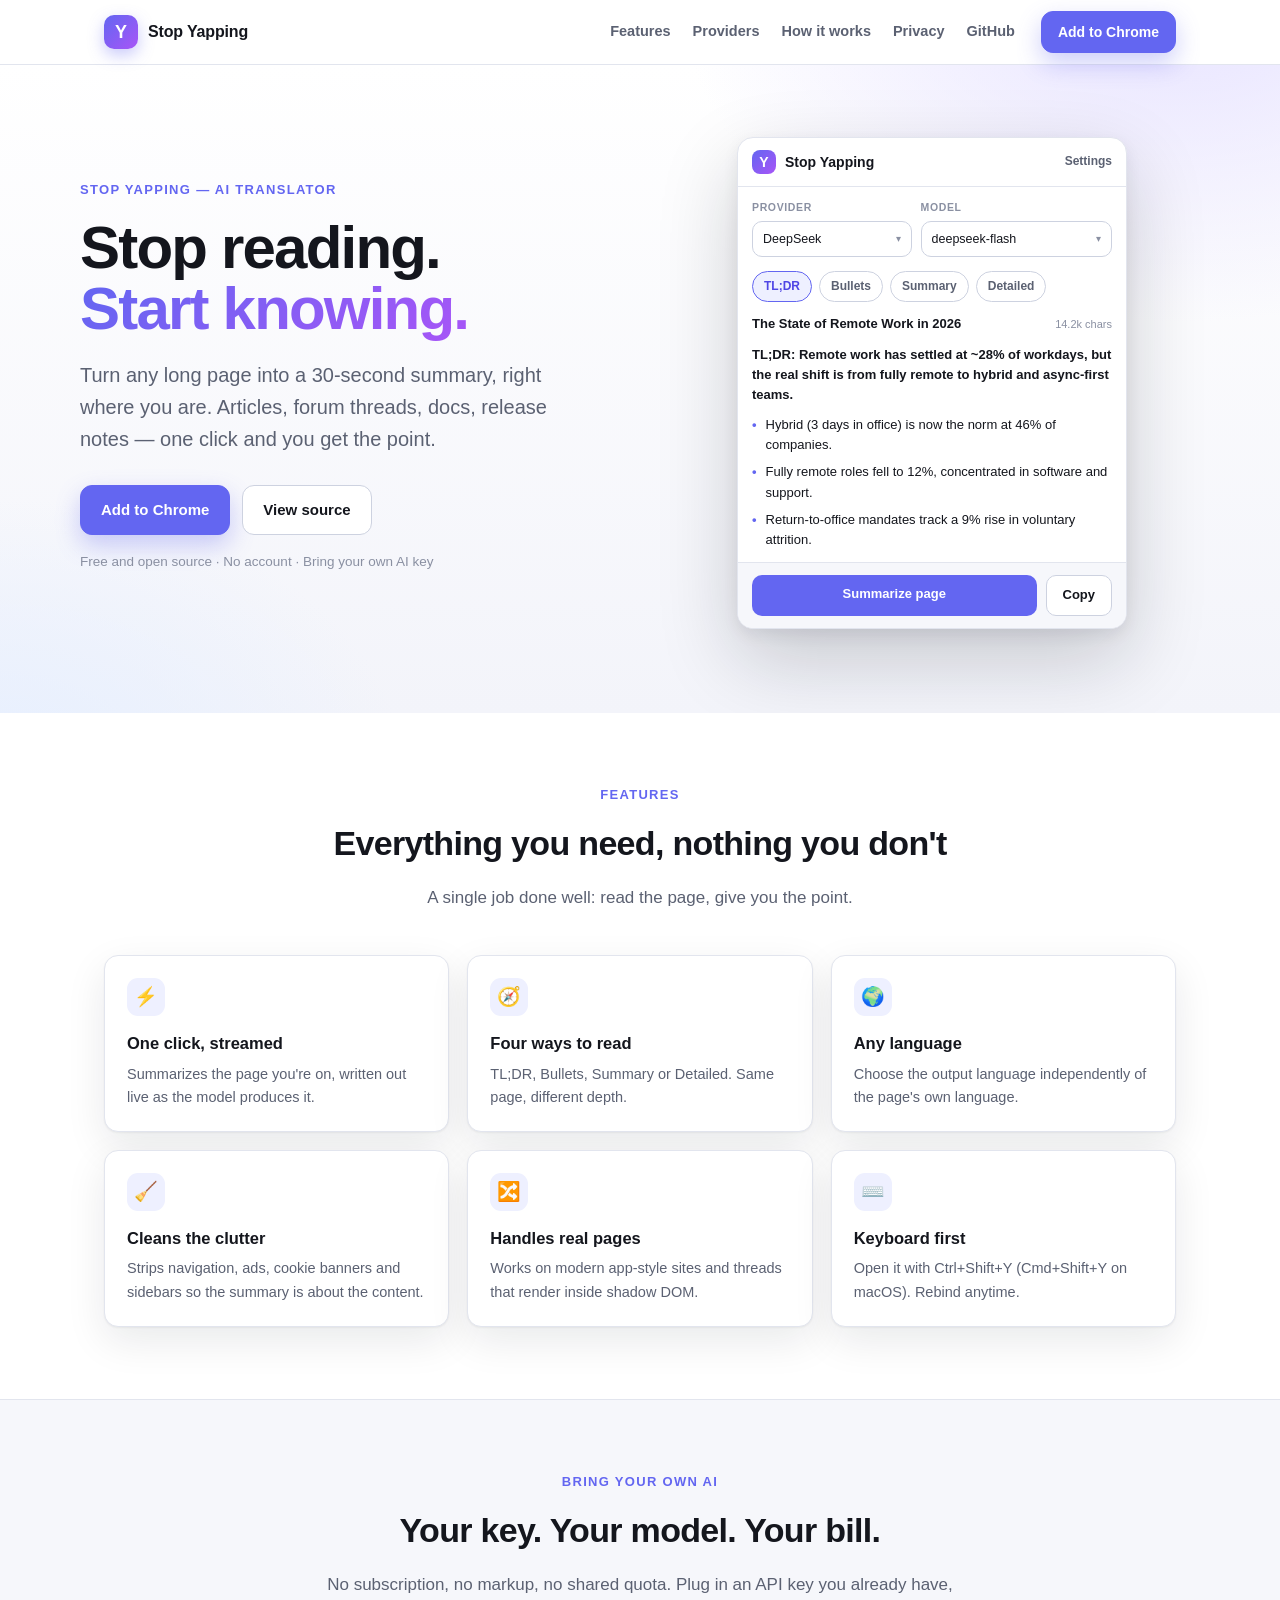
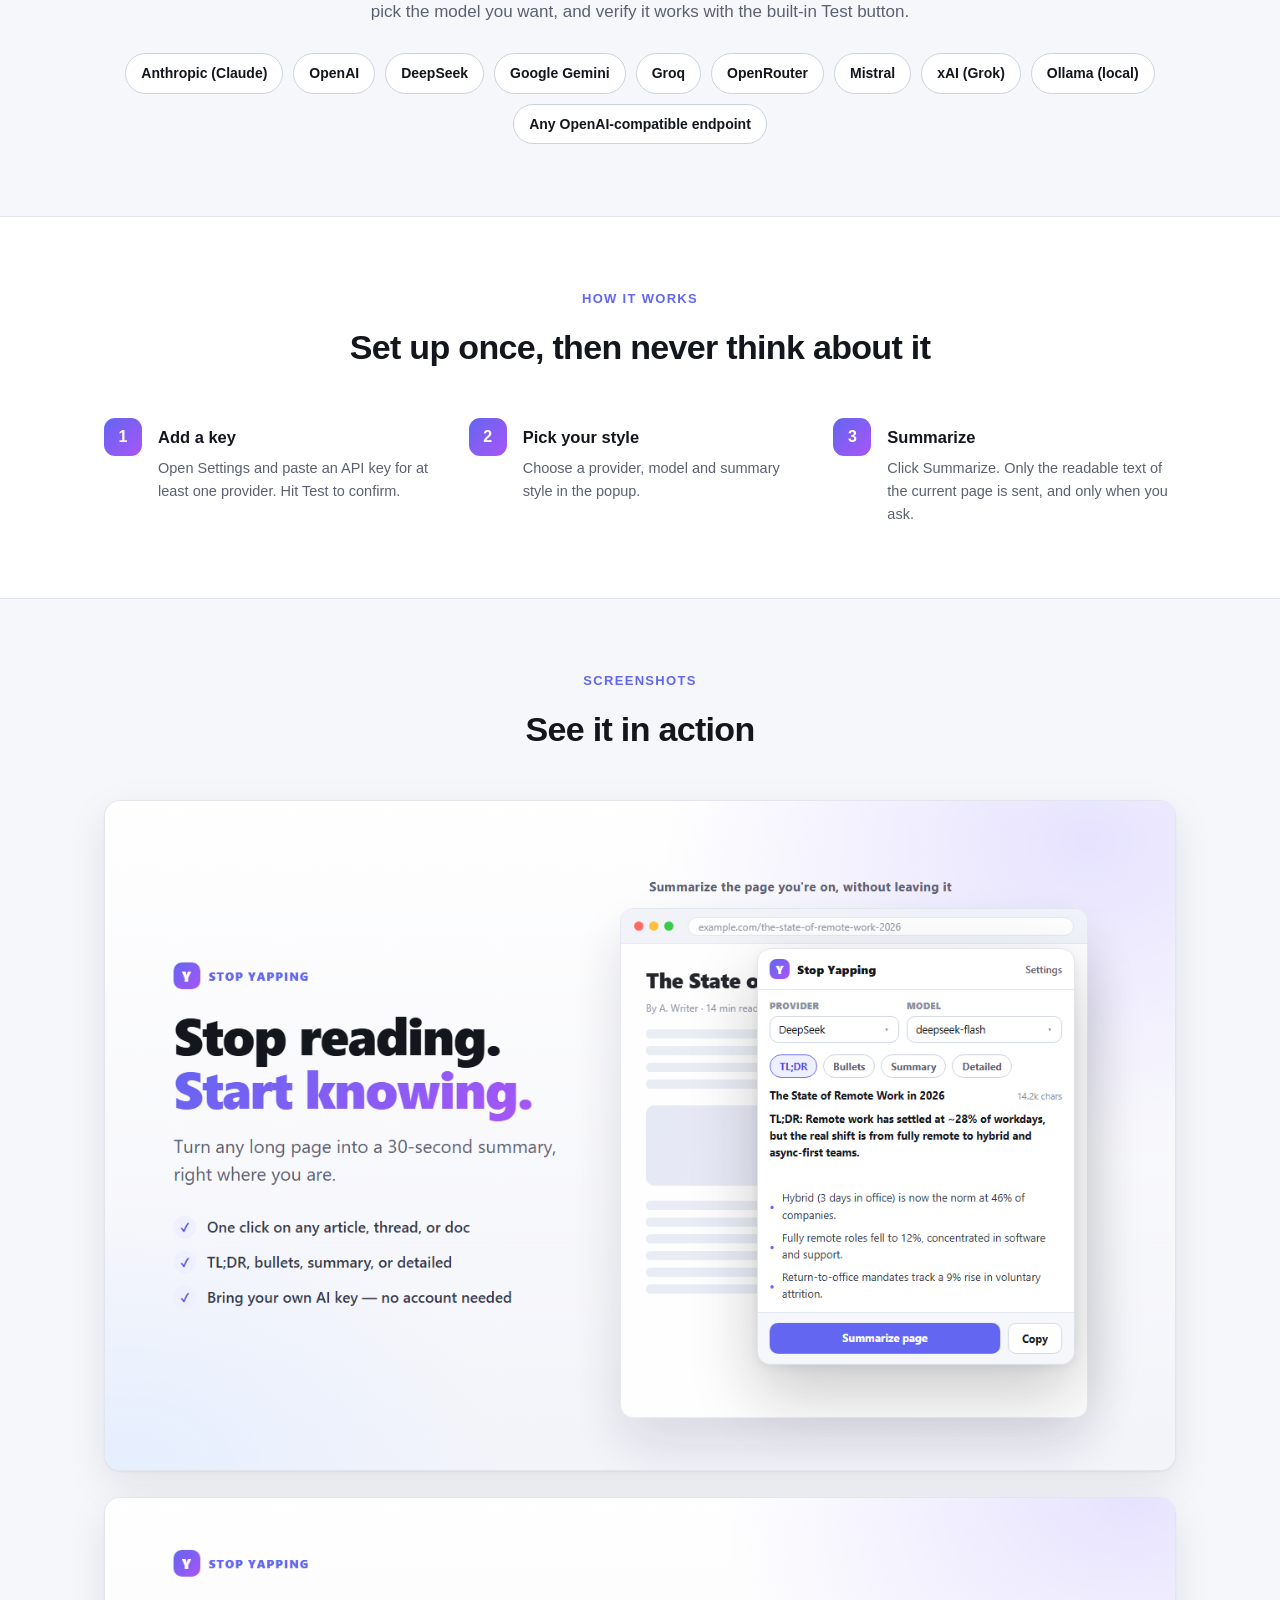
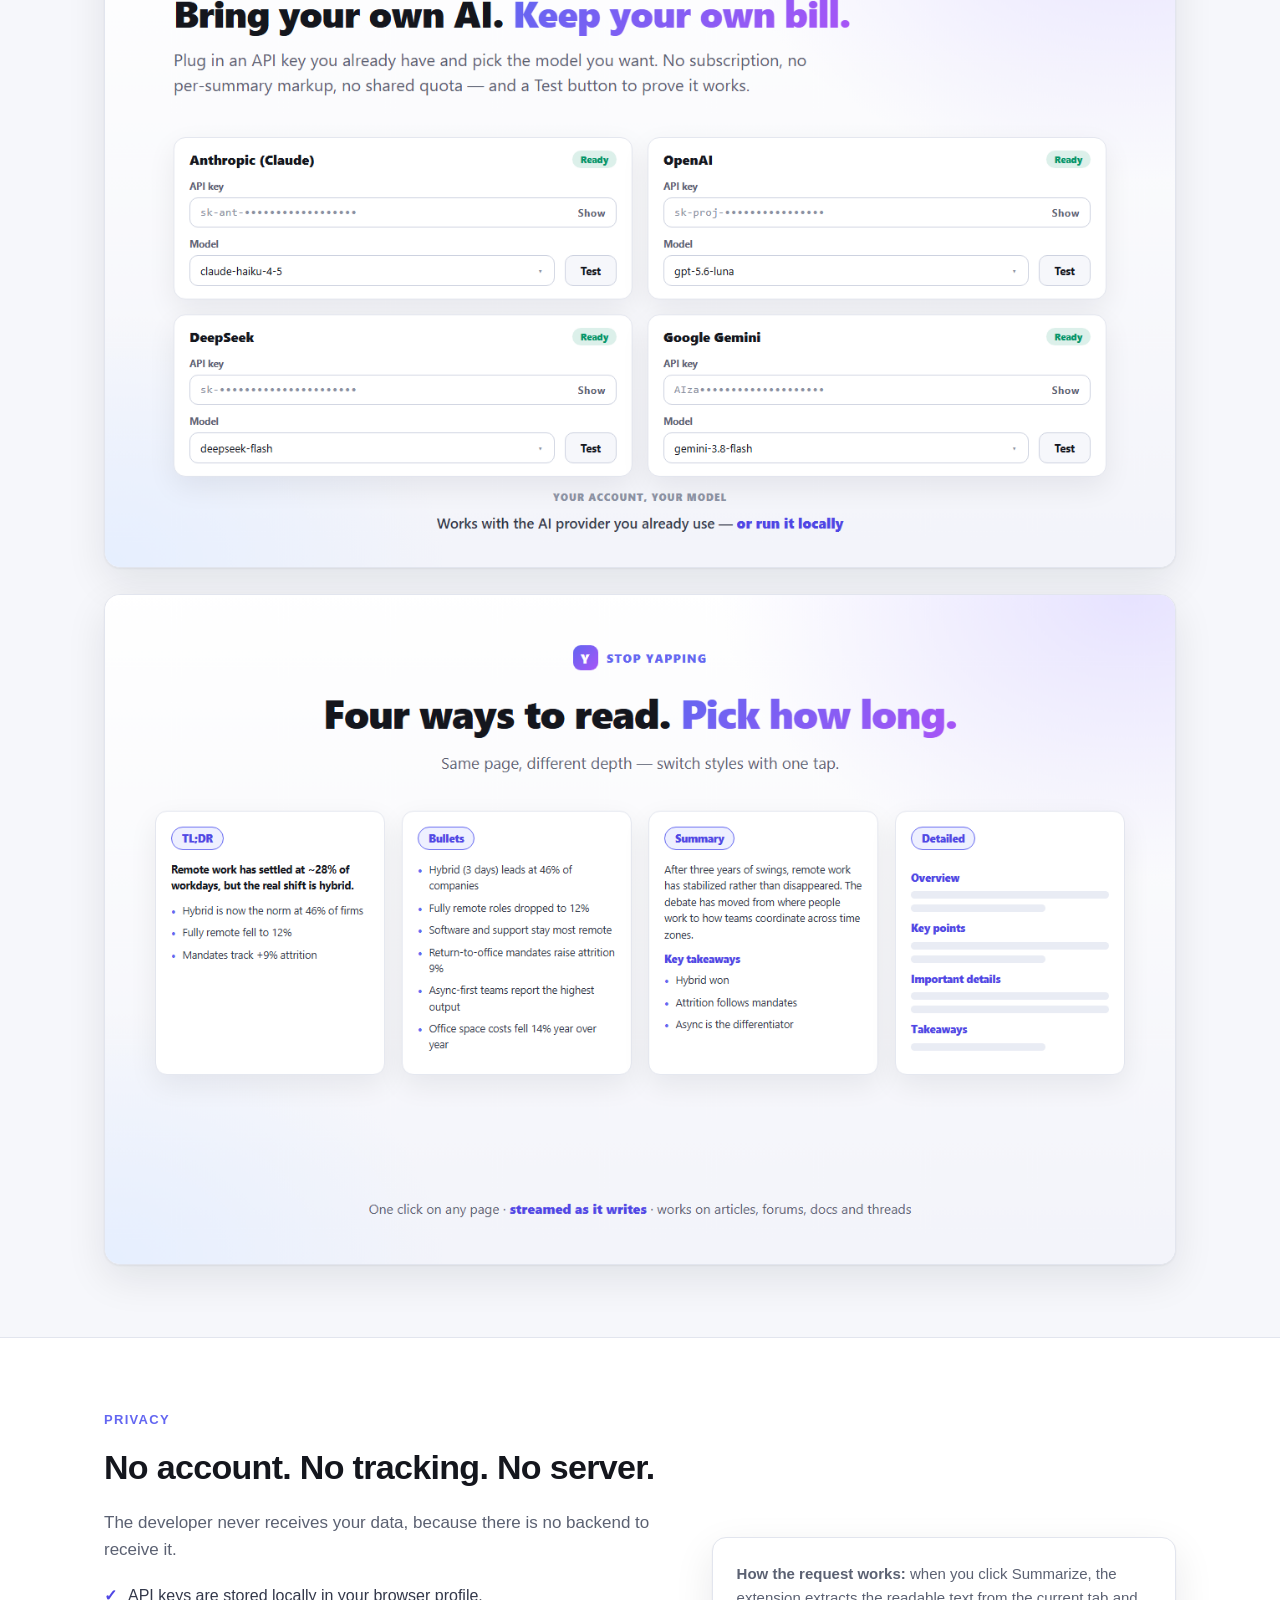
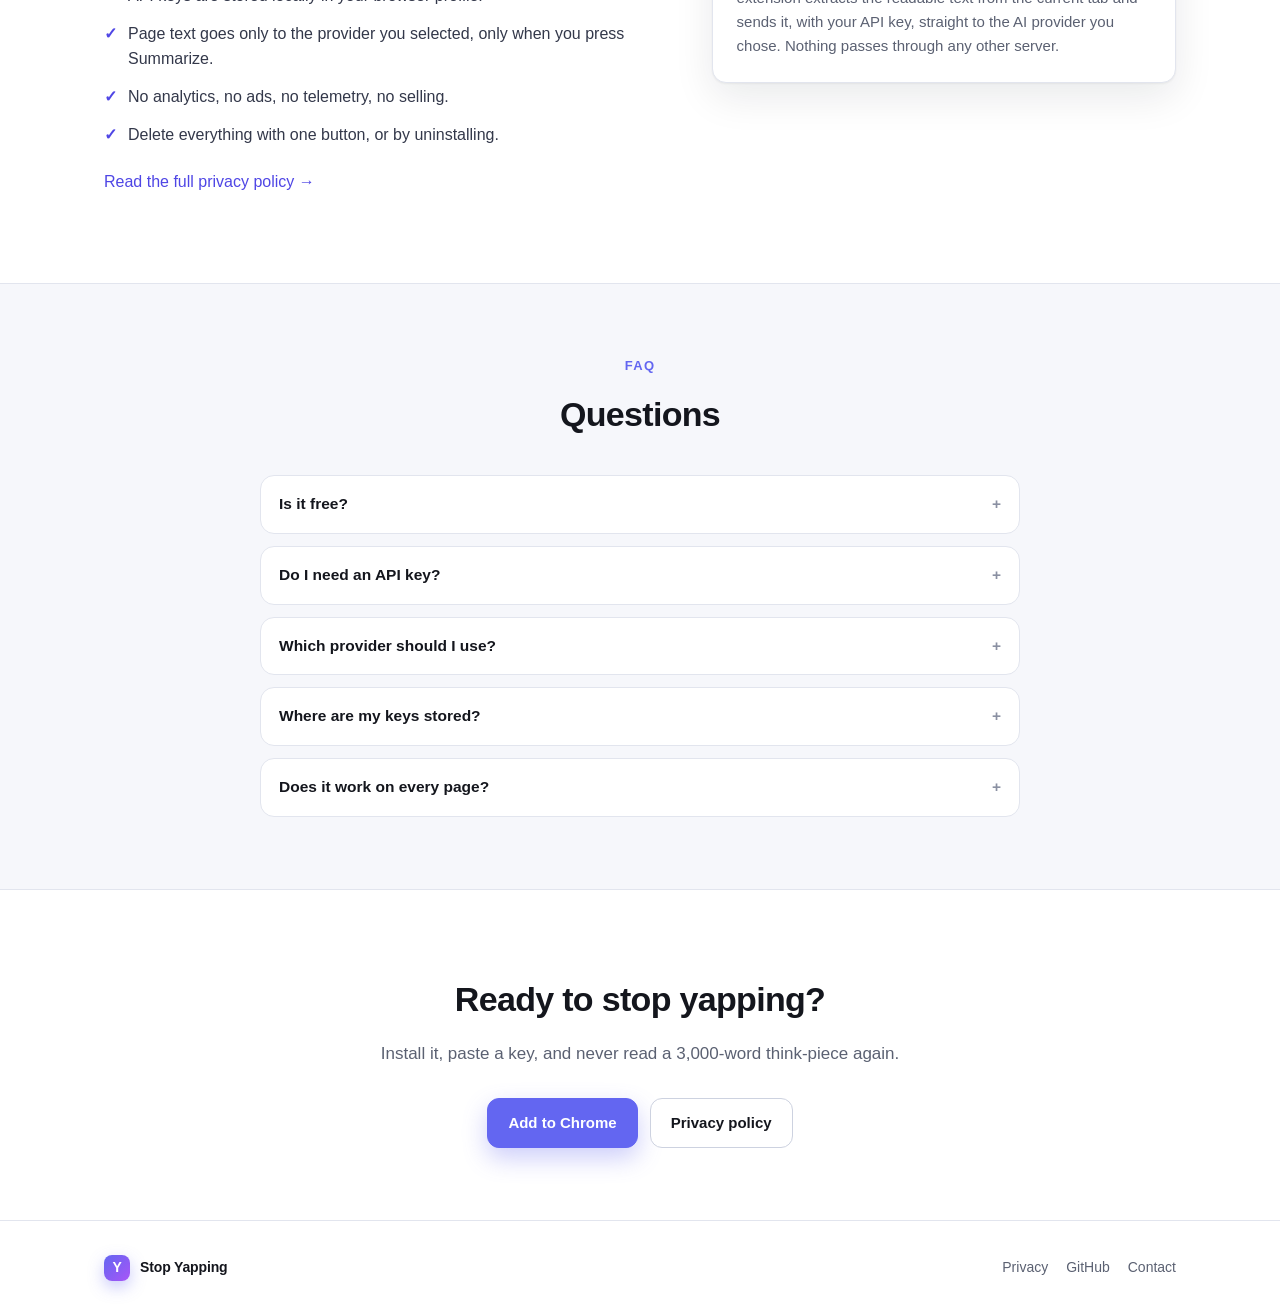
<file: index.html>
<!doctype html>
<html lang="en">
<head>
<meta charset="utf-8" />
<meta name="viewport" content="width=device-width, initial-scale=1" />
<title>Stop Yapping — AI Translator</title>
<meta name="description" content="Turn any long page into a 30-second summary, right where you are. Bring your own AI key — no account, no tracking, no subscription." />
<meta name="color-scheme" content="light" />
<link rel="icon" href="icon.png" />
<meta property="og:title" content="Stop Yapping — AI Translator" />
<meta property="og:description" content="Turn any long page into a 30-second summary. Bring your own AI key — no account, no tracking." />
<meta property="og:image" content="store-assets/promo-marquee.png" />
<meta property="og:type" content="website" />
<style>
  :root {
    --bg: #ffffff;
    --bg-soft: #f6f7fb;
    --fg: #14161d;
    --muted: #5b6172;
    --faint: #8a90a2;
    --border: #e2e5ee;
    --border-strong: #cdd2e0;
    --accent: #6366f1;
    --accent-hover: #4f46e5;
    --accent-soft: #eef0ff;
    --radius: 14px;
    --shadow: 0 1px 2px rgba(16,18,28,.05), 0 14px 40px rgba(16,18,28,.09);
    --shadow-lg: 0 30px 80px rgba(16,18,28,.20), 0 6px 16px rgba(16,18,28,.07);
  }
  * { box-sizing: border-box; }
  html { scroll-behavior: smooth; }
  body {
    margin: 0;
    font-family: -apple-system, BlinkMacSystemFont, "Segoe UI", Roboto, Helvetica, Arial, sans-serif;
    color: var(--fg);
    background: var(--bg);
    line-height: 1.6;
    -webkit-font-smoothing: antialiased;
  }
  a { color: var(--accent-hover); text-decoration: none; }
  a:hover { text-decoration: underline; }
  .wrap { max-width: 1120px; margin: 0 auto; padding: 0 24px; }
  .grad-text { background: linear-gradient(135deg, #6366f1, #a855f7); -webkit-background-clip: text; background-clip: text; color: transparent; }
  .mark {
    display: grid; place-items: center; width: 34px; height: 34px; border-radius: 10px;
    background: linear-gradient(135deg, #6366f1, #a855f7); color: #fff; font-weight: 800; font-size: 18px;
    box-shadow: 0 6px 16px rgba(99,102,241,.35);
  }
  .btn {
    display: inline-flex; align-items: center; justify-content: center; gap: 9px;
    padding: 12px 20px; border-radius: 12px; font-weight: 700; font-size: 15px;
    border: 1px solid var(--border-strong); background: #fff; color: var(--fg); cursor: pointer;
    transition: transform .12s ease, box-shadow .15s ease, background .15s ease;
  }
  .btn:hover { background: var(--bg-soft); text-decoration: none; }
  .btn-primary { background: var(--accent); border-color: var(--accent); color: #fff; box-shadow: 0 10px 24px rgba(99,102,241,.32); }
  .btn-primary:hover { background: var(--accent-hover); border-color: var(--accent-hover); transform: translateY(-1px); }
  .eyebrow { font-size: 13px; font-weight: 800; letter-spacing: .1em; text-transform: uppercase; color: var(--accent); }

  /* header */
  header { position: sticky; top: 0; z-index: 20; background: rgba(255,255,255,.86); backdrop-filter: blur(10px); border-bottom: 1px solid var(--border); }
  .nav { display: flex; align-items: center; gap: 26px; height: 64px; }
  .brand { display: flex; align-items: center; gap: 10px; font-weight: 800; letter-spacing: -.01em; color: var(--fg); }
  .brand:hover { text-decoration: none; }
  .nav-links { display: flex; gap: 22px; margin-left: auto; }
  .nav-links a { color: var(--muted); font-weight: 600; font-size: 14.5px; }
  .nav-links a:hover { color: var(--fg); text-decoration: none; }
  .nav .btn { padding: 9px 16px; font-size: 14px; }
  @media (max-width: 760px) { .nav-links { display: none; } }

  /* hero */
  .hero { position: relative; overflow: hidden; background:
      radial-gradient(800px 520px at 92% -10%, #e7e3ff 0%, rgba(231,227,255,0) 62%),
      radial-gradient(700px 480px at 0% 110%, #e6efff 0%, rgba(230,239,255,0) 58%),
      linear-gradient(180deg, #ffffff 0%, #f3f4fa 100%);
  }
  .hero-inner { display: grid; grid-template-columns: 1fr 1fr; gap: 48px; align-items: center; padding: 72px 0 84px; }
  .hero h1 { font-size: clamp(38px, 5vw, 60px); line-height: 1.02; letter-spacing: -.03em; margin: 16px 0 0; }
  .hero p.lede { margin: 20px 0 0; font-size: clamp(16px, 1.6vw, 20px); color: var(--muted); max-width: 520px; }
  .cta { display: flex; gap: 12px; margin-top: 30px; flex-wrap: wrap; }
  .trust { margin-top: 16px; font-size: 13.5px; color: var(--faint); }
  @media (max-width: 900px) {
    .hero-inner { grid-template-columns: 1fr; gap: 40px; padding: 48px 0 60px; }
  }

  /* popup mock */
  .visual { position: relative; }
  .popup {
    width: 100%; max-width: 390px; margin: 0 auto; background: #fff;
    border: 1px solid var(--border); border-radius: 16px; overflow: hidden; box-shadow: var(--shadow-lg);
  }
  .p-head { display: flex; align-items: center; justify-content: space-between; padding: 12px 14px; border-bottom: 1px solid var(--border); }
  .p-brand { display: flex; align-items: center; gap: 9px; }
  .p-mark { display: grid; place-items: center; width: 24px; height: 24px; border-radius: 8px; background: linear-gradient(135deg,#6366f1,#a855f7); color: #fff; font-weight: 800; font-size: 14px; }
  .p-name { font-weight: 800; font-size: 14px; }
  .p-settings { font-size: 12px; font-weight: 600; color: var(--muted); }
  .p-controls { display: grid; grid-template-columns: 1fr 1.2fr; gap: 9px; padding: 12px 14px 4px; }
  .p-field label { display: block; font-size: 10.5px; font-weight: 800; letter-spacing: .06em; text-transform: uppercase; color: var(--faint); margin-bottom: 5px; }
  .p-select { display: flex; align-items: center; justify-content: space-between; padding: 7px 10px; font-size: 12.5px; border: 1px solid var(--border-strong); border-radius: 10px; }
  .p-select span { color: var(--faint); font-size: 10px; }
  .p-chips { display: flex; gap: 7px; padding: 10px 14px; }
  .p-chip { font-size: 12px; font-weight: 700; padding: 5px 11px; border-radius: 999px; border: 1px solid var(--border-strong); color: var(--muted); }
  .p-chip.active { background: var(--accent-soft); border-color: var(--accent); color: var(--accent-hover); }
  .p-meta { display: flex; align-items: baseline; justify-content: space-between; gap: 10px; padding: 2px 14px 10px; }
  .p-title { font-weight: 700; font-size: 13px; white-space: nowrap; overflow: hidden; text-overflow: ellipsis; }
  .p-chars { font-size: 11px; color: var(--faint); flex: none; }
  .p-output { padding: 0 14px 12px; font-size: 13px; line-height: 1.55; }
  .p-output p { margin: 0 0 10px; }
  .p-output ul { list-style: none; margin: 0; padding: 0; display: flex; flex-direction: column; gap: 7px; }
  .p-output li { display: flex; gap: 9px; }
  .p-output li::before { content: "•"; color: var(--accent); font-weight: 800; }
  .p-footer { display: flex; gap: 9px; padding: 12px 14px; border-top: 1px solid var(--border); background: var(--bg-soft); }
  .p-btn { flex: 1; text-align: center; padding: 9px 14px; border-radius: 10px; background: var(--accent); color: #fff; font-weight: 700; font-size: 13px; }
  .p-btn2 { padding: 9px 16px; border-radius: 10px; border: 1px solid var(--border-strong); background: #fff; font-weight: 700; font-size: 13px; }

  /* sections */
  section { padding: 72px 0; }
  section.soft { background: var(--bg-soft); border-top: 1px solid var(--border); border-bottom: 1px solid var(--border); }
  h2 { font-size: clamp(26px, 3vw, 34px); letter-spacing: -.02em; margin: 10px 0 0; }
  .sub { color: var(--muted); font-size: 17px; margin: 14px 0 0; max-width: 640px; }
  .center { text-align: center; }
  .center .sub { margin-left: auto; margin-right: auto; }

  .cards { display: grid; grid-template-columns: repeat(3, 1fr); gap: 18px; margin-top: 44px; }
  @media (max-width: 900px) { .cards { grid-template-columns: repeat(2, 1fr); } }
  @media (max-width: 620px) { .cards { grid-template-columns: 1fr; } }
  .card { background: #fff; border: 1px solid var(--border); border-radius: var(--radius); padding: 22px; box-shadow: var(--shadow); }
  .card h3 { margin: 14px 0 6px; font-size: 16.5px; }
  .card p { margin: 0; color: var(--muted); font-size: 14.5px; }
  .ico { display: grid; place-items: center; width: 38px; height: 38px; border-radius: 11px; background: var(--accent-soft); color: var(--accent-hover); font-size: 19px; }

  .providers { display: flex; flex-wrap: wrap; gap: 10px; margin-top: 28px; }
  .providers span { padding: 8px 15px; border-radius: 999px; background: #fff; border: 1px solid var(--border-strong); font-weight: 600; font-size: 14px; }

  .steps { display: grid; grid-template-columns: repeat(3, 1fr); gap: 22px; margin-top: 44px; counter-reset: s; }
  @media (max-width: 760px) { .steps { grid-template-columns: 1fr; } }
  .step { position: relative; padding-left: 54px; }
  .step::before { counter-increment: s; content: counter(s); position: absolute; left: 0; top: 0; display: grid; place-items: center; width: 38px; height: 38px; border-radius: 11px; background: linear-gradient(135deg,#6366f1,#a855f7); color: #fff; font-weight: 800; }
  .step h3 { margin: 6px 0 6px; font-size: 16.5px; }
  .step p { margin: 0; color: var(--muted); font-size: 14.5px; }

  .shots { display: grid; gap: 26px; margin-top: 44px; }
  .shot { border-radius: 16px; overflow: hidden; border: 1px solid var(--border); box-shadow: var(--shadow); background: #fff; }
  .shot img { display: block; width: 100%; height: auto; }

  .privacy { display: grid; grid-template-columns: 1.1fr .9fr; gap: 40px; align-items: center; }
  @media (max-width: 860px) { .privacy { grid-template-columns: 1fr; } }
  .privacy ul { margin: 20px 0 0; padding-left: 0; list-style: none; display: flex; flex-direction: column; gap: 12px; }
  .privacy li { display: flex; gap: 11px; color: #33384a; }
  .privacy li::before { content: "✓"; color: var(--accent-hover); font-weight: 900; }
  .callout { background: #fff; border: 1px solid var(--border); border-radius: var(--radius); padding: 24px; box-shadow: var(--shadow); }
  .callout p { margin: 0; font-size: 15px; color: var(--muted); }

  details { border: 1px solid var(--border); border-radius: var(--radius); padding: 16px 18px; background: #fff; margin-top: 12px; }
  details summary { cursor: pointer; font-weight: 700; font-size: 15.5px; list-style: none; display: flex; justify-content: space-between; gap: 12px; }
  details summary::-webkit-details-marker { display: none; }
  details summary::after { content: "+"; color: var(--faint); font-weight: 700; }
  details[open] summary::after { content: "–"; }
  details p { margin: 12px 0 0; color: var(--muted); }

  footer { border-top: 1px solid var(--border); padding: 34px 0; color: var(--faint); font-size: 14px; }
  footer .row { display: flex; gap: 18px; align-items: center; flex-wrap: wrap; }
  footer .row .spacer { margin-left: auto; }
  footer a { color: var(--muted); }
  @media (max-width: 620px) { .center .cta { justify-content: center; } }
</style>
</head>
<body>

<header>
  <div class="wrap nav">
    <a class="brand" href="#top"><span class="mark">Y</span> Stop Yapping</a>
    <nav class="nav-links">
      <a href="#features">Features</a>
      <a href="#providers">Providers</a>
      <a href="#how">How it works</a>
      <a href="#privacy">Privacy</a>
      <a href="https://github.com/Ssionn/Stop-yapping-AI-Translator" target="_blank" rel="noreferrer">GitHub</a>
    </nav>
    <!-- TODO: replace # with your Chrome Web Store listing URL -->
    <a class="btn btn-primary" href="#">Add to Chrome</a>
  </div>
</header>

<main id="top">

  <!-- HERO -->
  <div class="hero">
    <div class="wrap hero-inner">
      <div>
        <div class="eyebrow">Stop Yapping — AI Translator</div>
        <h1>Stop reading.<br /><span class="grad-text">Start knowing.</span></h1>
        <p class="lede">Turn any long page into a 30-second summary, right where you are. Articles, forum threads, docs, release notes — one click and you get the point.</p>
        <div class="cta">
          <!-- TODO: replace # with your Chrome Web Store listing URL -->
          <a class="btn btn-primary" href="#">Add to Chrome</a>
          <a class="btn" href="https://github.com/Ssionn/Stop-yapping-AI-Translator" target="_blank" rel="noreferrer">View source</a>
        </div>
        <p class="trust">Free and open source · No account · Bring your own AI key</p>
      </div>

      <div class="visual">
        <div class="popup">
          <div class="p-head">
            <div class="p-brand"><span class="p-mark">Y</span><span class="p-name">Stop Yapping</span></div>
            <div class="p-settings">Settings</div>
          </div>
          <div class="p-controls">
            <div class="p-field"><label>Provider</label><div class="p-select">DeepSeek <span>▾</span></div></div>
            <div class="p-field"><label>Model</label><div class="p-select">deepseek-flash <span>▾</span></div></div>
          </div>
          <div class="p-chips">
            <span class="p-chip active">TL;DR</span><span class="p-chip">Bullets</span><span class="p-chip">Summary</span><span class="p-chip">Detailed</span>
          </div>
          <div class="p-meta">
            <span class="p-title">The State of Remote Work in 2026</span><span class="p-chars">14.2k chars</span>
          </div>
          <div class="p-output">
            <p><strong>TL;DR: Remote work has settled at ~28% of workdays, but the real shift is from fully remote to hybrid and async-first teams.</strong></p>
            <ul>
              <li>Hybrid (3 days in office) is now the norm at 46% of companies.</li>
              <li>Fully remote roles fell to 12%, concentrated in software and support.</li>
              <li>Return-to-office mandates track a 9% rise in voluntary attrition.</li>
            </ul>
          </div>
          <div class="p-footer"><div class="p-btn">Summarize page</div><div class="p-btn2">Copy</div></div>
        </div>
      </div>
    </div>
  </div>

  <!-- FEATURES -->
  <section id="features">
    <div class="wrap">
      <div class="center">
        <div class="eyebrow">Features</div>
        <h2>Everything you need, nothing you don't</h2>
        <p class="sub">A single job done well: read the page, give you the point.</p>
      </div>

      <div class="cards">
        <div class="card"><div class="ico">⚡</div><h3>One click, streamed</h3><p>Summarizes the page you're on, written out live as the model produces it.</p></div>
        <div class="card"><div class="ico">🧭</div><h3>Four ways to read</h3><p>TL;DR, Bullets, Summary or Detailed. Same page, different depth.</p></div>
        <div class="card"><div class="ico">🌍</div><h3>Any language</h3><p>Choose the output language independently of the page's own language.</p></div>
        <div class="card"><div class="ico">🧹</div><h3>Cleans the clutter</h3><p>Strips navigation, ads, cookie banners and sidebars so the summary is about the content.</p></div>
        <div class="card"><div class="ico">🔀</div><h3>Handles real pages</h3><p>Works on modern app-style sites and threads that render inside shadow DOM.</p></div>
        <div class="card"><div class="ico">⌨️</div><h3>Keyboard first</h3><p>Open it with Ctrl+Shift+Y (Cmd+Shift+Y on macOS). Rebind anytime.</p></div>
      </div>
    </div>
  </section>

  <!-- PROVIDERS -->
  <section id="providers" class="soft">
    <div class="wrap">
      <div class="center">
        <div class="eyebrow">Bring your own AI</div>
        <h2>Your key. Your model. Your bill.</h2>
        <p class="sub">No subscription, no markup, no shared quota. Plug in an API key you already have, pick the model you want, and verify it works with the built-in Test button.</p>
      </div>
      <div class="providers" style="justify-content:center">
        <span>Anthropic (Claude)</span><span>OpenAI</span><span>DeepSeek</span><span>Google Gemini</span>
        <span>Groq</span><span>OpenRouter</span><span>Mistral</span><span>xAI (Grok)</span>
        <span>Ollama (local)</span><span>Any OpenAI-compatible endpoint</span>
      </div>
    </div>
  </section>

  <!-- HOW -->
  <section id="how">
    <div class="wrap">
      <div class="center">
        <div class="eyebrow">How it works</div>
        <h2>Set up once, then never think about it</h2>
      </div>
      <div class="steps">
        <div class="step"><h3>Add a key</h3><p>Open Settings and paste an API key for at least one provider. Hit Test to confirm.</p></div>
        <div class="step"><h3>Pick your style</h3><p>Choose a provider, model and summary style in the popup.</p></div>
        <div class="step"><h3>Summarize</h3><p>Click Summarize. Only the readable text of the current page is sent, and only when you ask.</p></div>
      </div>
    </div>
  </section>

  <!-- SHOTS -->
  <section class="soft">
    <div class="wrap">
      <div class="center">
        <div class="eyebrow">Screenshots</div>
        <h2>See it in action</h2>
      </div>
      <div class="shots">
        <div class="shot"><img src="store-assets/shot-1.png" alt="Stop Yapping popup summarizing a web page" loading="lazy" /></div>
        <div class="shot"><img src="store-assets/shot-2.png" alt="Settings screen with provider API keys" loading="lazy" /></div>
        <div class="shot"><img src="store-assets/shot-3.png" alt="Four summary styles side by side" loading="lazy" /></div>
      </div>
    </div>
  </section>

  <!-- PRIVACY -->
  <section id="privacy">
    <div class="wrap privacy">
      <div>
        <div class="eyebrow">Privacy</div>
        <h2>No account. No tracking. No server.</h2>
        <p class="sub">The developer never receives your data, because there is no backend to receive it.</p>
        <ul>
          <li>API keys are stored locally in your browser profile.</li>
          <li>Page text goes only to the provider you selected, only when you press Summarize.</li>
          <li>No analytics, no ads, no telemetry, no selling.</li>
          <li>Delete everything with one button, or by uninstalling.</li>
        </ul>
        <p style="margin-top:22px"><a href="privacy.html">Read the full privacy policy →</a></p>
      </div>
      <div class="callout">
        <p><strong>How the request works:</strong> when you click Summarize, the extension extracts the readable text from the current tab and sends it, with your API key, straight to the AI provider you chose. Nothing passes through any other server.</p>
      </div>
    </div>
  </section>

  <!-- FAQ -->
  <section class="soft">
    <div class="wrap">
      <div class="center">
        <div class="eyebrow">FAQ</div>
        <h2>Questions</h2>
      </div>
      <div style="max-width:760px;margin:34px auto 0">
        <details><summary>Is it free?</summary><p>Yes. The extension itself is free and open source. You pay your AI provider directly for what you use — usually a fraction of a cent per summary.</p></details>
        <details><summary>Do I need an API key?</summary><p>Yes, for any cloud provider. You bring your own key, which keeps you in control of cost and quality. If you'd rather run everything locally, use Ollama — no key required.</p></details>
        <details><summary>Which provider should I use?</summary><p>Any you already pay for. Cheap fast models (like a small Haiku- or Flash-class model) are more than enough for summarization. The Test button tells you immediately if a key and model work.</p></details>
        <details><summary>Where are my keys stored?</summary><p>Locally, in your browser profile via <code>chrome.storage.local</code>. They are never sent to the developer and never synced. They are transmitted only to the provider you selected.</p></details>
        <details><summary>Does it work on every page?</summary><p>Any normal web page, including app-style sites and threads that use shadow DOM. It can't read browser or extension pages, and pages with no readable text (some PDFs, videos, web apps) will report that there's nothing to summarize.</p></details>
      </div>
    </div>
  </section>

  <!-- CTA -->
  <section>
    <div class="wrap center">
      <h2>Ready to stop yapping?</h2>
      <p class="sub">Install it, paste a key, and never read a 3,000-word think-piece again.</p>
      <div class="cta" style="justify-content:center">
        <!-- TODO: replace # with your Chrome Web Store listing URL -->
        <a class="btn btn-primary" href="#">Add to Chrome</a>
        <a class="btn" href="privacy.html">Privacy policy</a>
      </div>
    </div>
  </section>

</main>

<footer>
  <div class="wrap row">
    <span class="brand" style="font-weight:700;color:var(--fg)"><span class="mark" style="width:26px;height:26px;font-size:14px;border-radius:8px">Y</span> Stop Yapping</span>
    <span class="spacer"></span>
    <a href="privacy.html">Privacy</a>
    <a href="https://github.com/Ssionn/Stop-yapping-AI-Translator" target="_blank" rel="noreferrer">GitHub</a>
    <a href="mailto:casper.kizewski.developer@gmail.com">Contact</a>
  </div>
</footer>

</body>
</html>
</file>
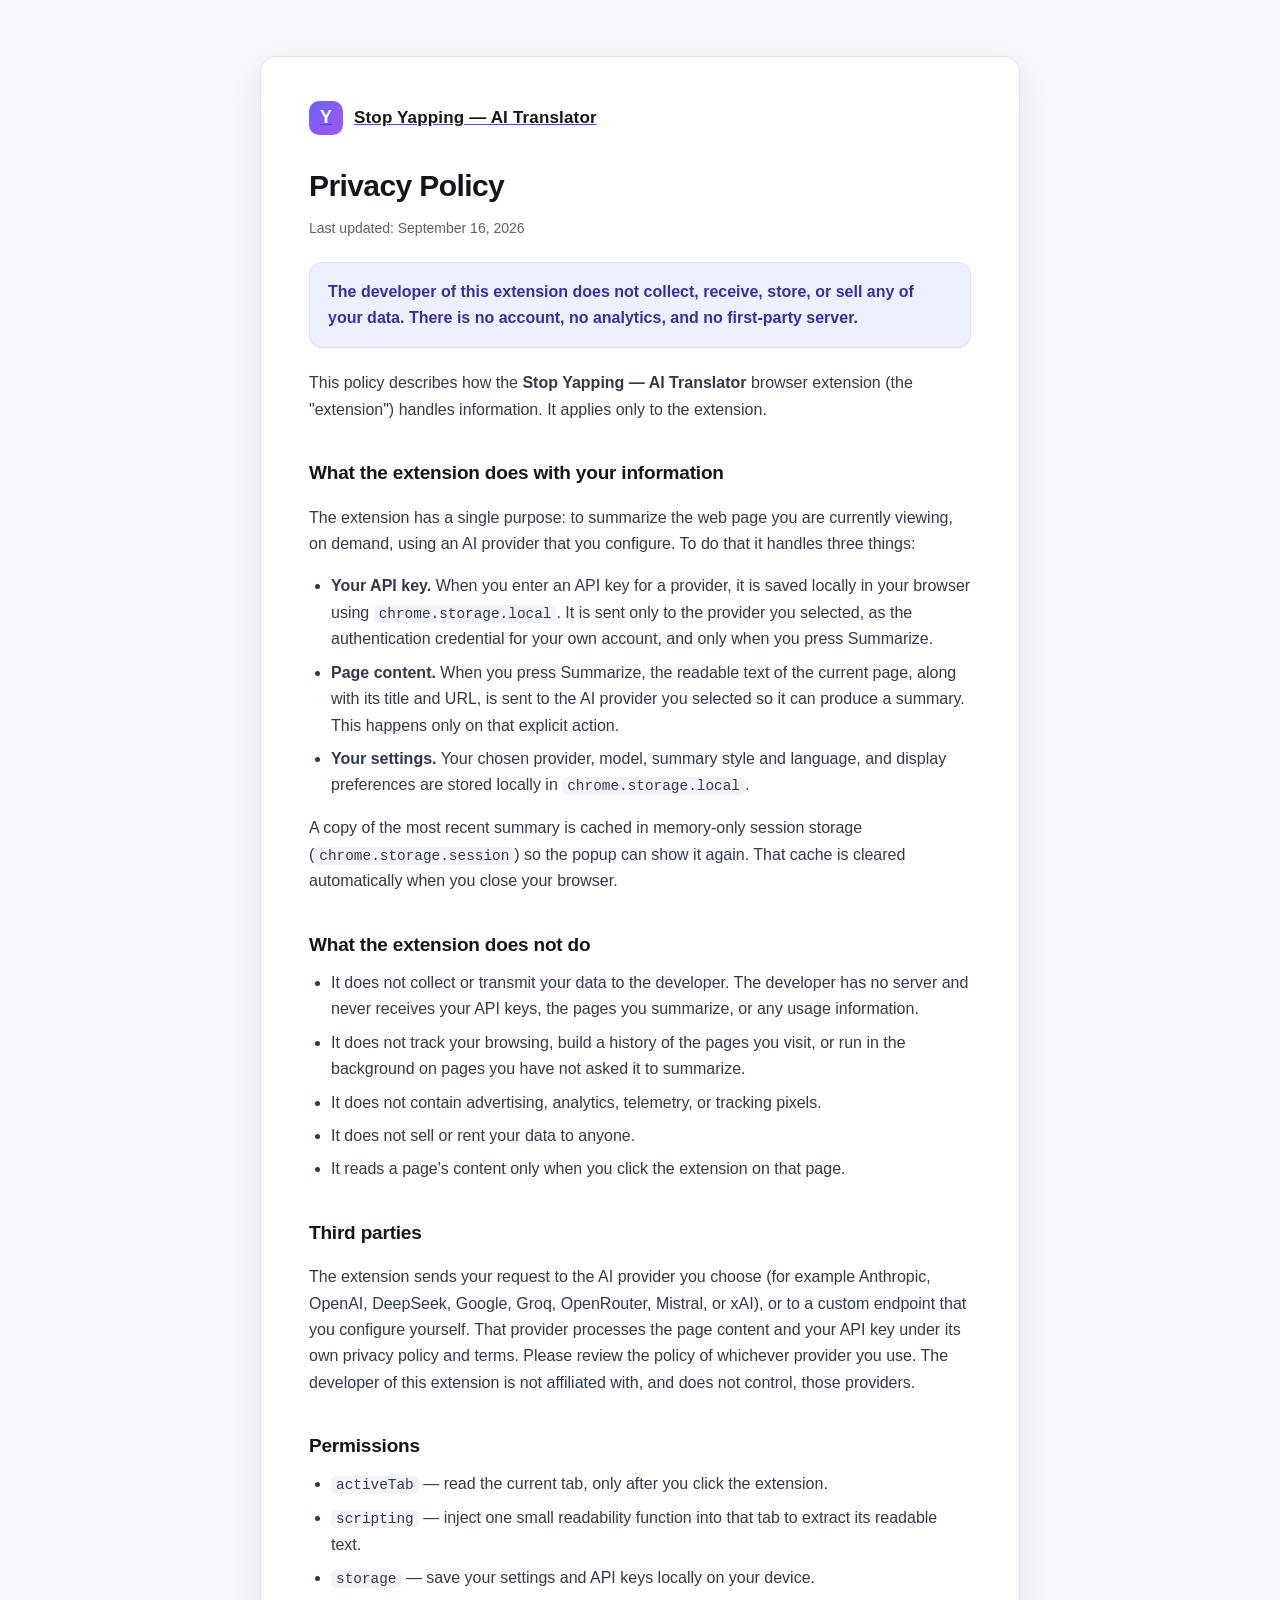
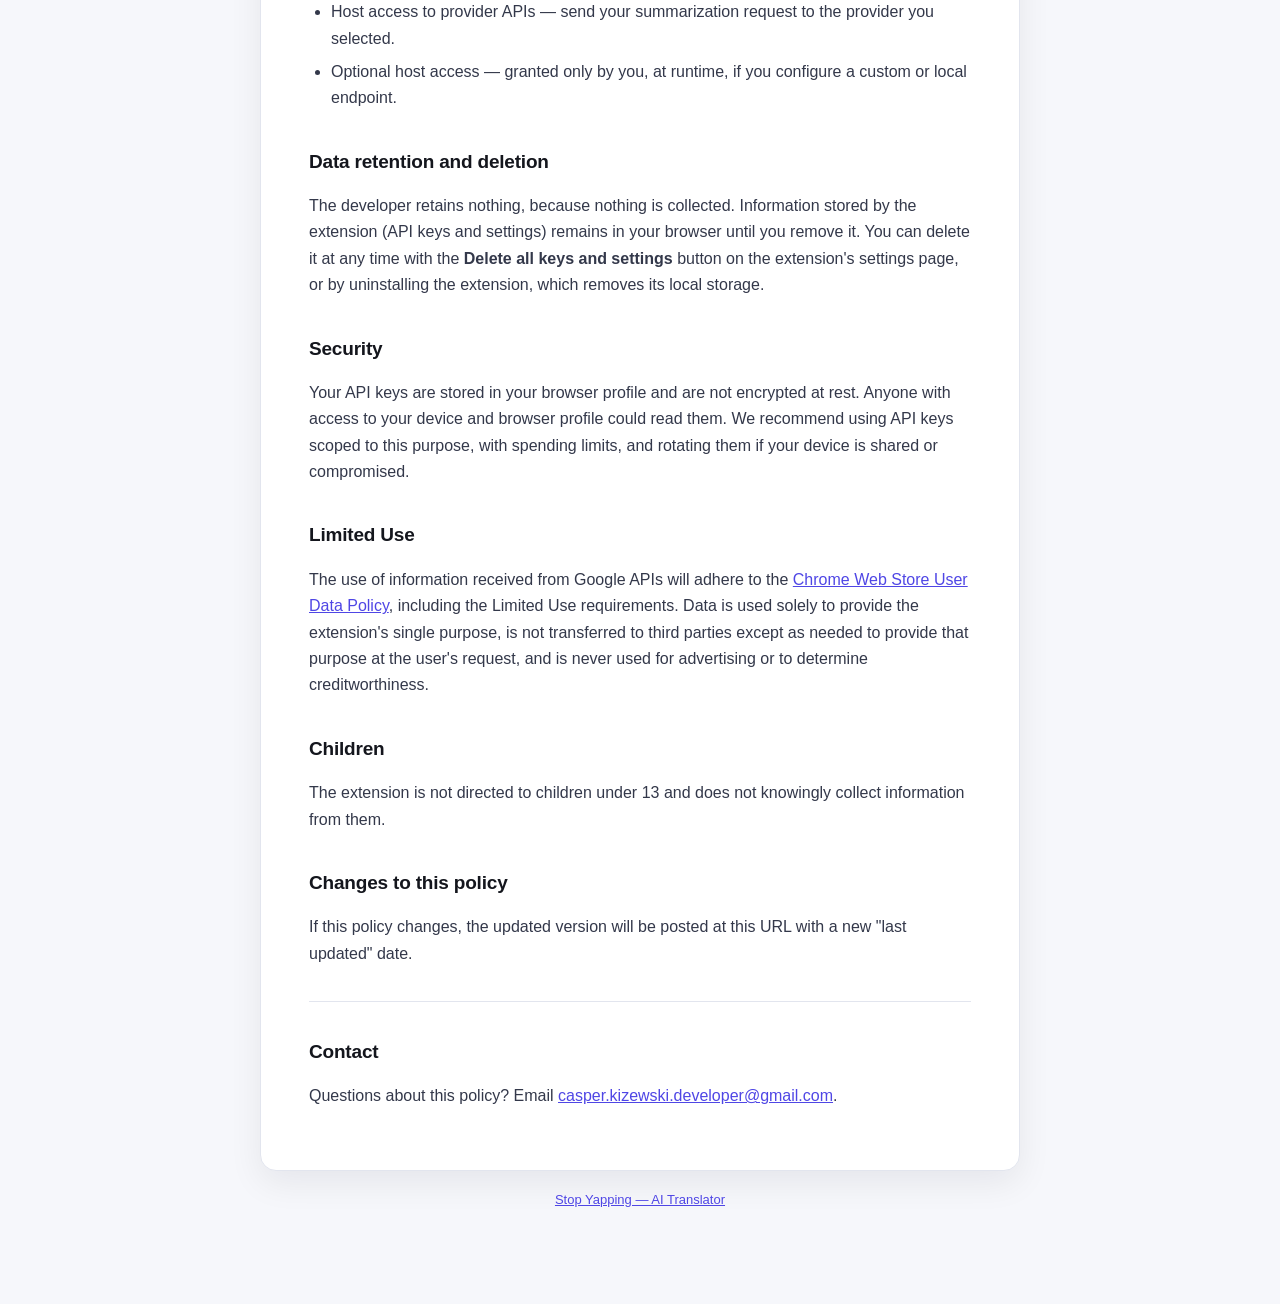
<file: privacy.html>
<!doctype html>
<html lang="en">
<head>
<meta charset="utf-8" />
<meta name="viewport" content="width=device-width, initial-scale=1" />
<title>Privacy Policy — Stop Yapping</title>
<meta name="color-scheme" content="light" />
<link rel="icon" href="icon.png" />
<style>
  :root { color-scheme: light; }
  * { box-sizing: border-box; }
  body {
    margin: 0; padding: 56px 20px 96px;
    font-family: -apple-system, "Segoe UI", Roboto, Helvetica, Arial, sans-serif;
    color: #14161d; line-height: 1.65; font-size: 16px;
    background: #f6f7fb;
    -webkit-font-smoothing: antialiased;
  }
  main { max-width: 760px; margin: 0 auto; background: #fff; border: 1px solid #e2e5ee;
         border-radius: 16px; padding: 44px 48px; box-shadow: 0 12px 34px rgba(16,18,28,.07); }
  .brand { display: flex; align-items: center; gap: 11px; margin-bottom: 26px; }
  .brand:hover { text-decoration: none; }
  .mark { display: grid; place-items: center; width: 34px; height: 34px; border-radius: 10px;
          background: linear-gradient(135deg, #6366f1, #a855f7); color: #fff; font-weight: 800; font-size: 18px; }
  .brand strong { font-size: 17px; letter-spacing: .01em; color: #14161d; }
  h1 { font-size: 30px; letter-spacing: -.02em; margin: 0 0 6px; }
  h2 { font-size: 19px; margin: 34px 0 10px; letter-spacing: -.01em; }
  .updated { color: #5b6172; font-size: 14px; margin: 0 0 8px; }
  p, li { color: #33384a; }
  ul { padding-left: 22px; margin: 10px 0; }
  li { margin-bottom: 7px; }
  .callout { background: #eef0ff; border: 1px solid #dcdffb; border-radius: 12px;
             padding: 16px 18px; margin: 22px 0; }
  .callout p { margin: 0; color: #3730a3; font-weight: 600; }
  a { color: #4f46e5; }
  code { font-family: ui-monospace, Consolas, monospace; font-size: .9em;
         background: #f1f3f9; padding: 1px 5px; border-radius: 5px; }
  hr { border: 0; border-top: 1px solid #e2e5ee; margin: 34px 0; }
  footer { max-width: 760px; margin: 18px auto 0; text-align: center; color: #8a90a2; font-size: 13px; }
</style>
</head>
<body>
<main>
  <a class="brand" href="index.html"><span class="mark">Y</span><strong>Stop Yapping — AI Translator</strong></a>

  <h1>Privacy Policy</h1>
  <p class="updated">Last updated: September 16, 2026</p>

  <div class="callout">
    <p>The developer of this extension does not collect, receive, store, or sell any of your data. There is no account, no analytics, and no first-party server.</p>
  </div>

  <p>
    This policy describes how the <strong>Stop Yapping — AI Translator</strong> browser extension (the
    "extension") handles information. It applies only to the extension.
  </p>

  <h2>What the extension does with your information</h2>
  <p>The extension has a single purpose: to summarize the web page you are currently viewing, on demand, using an AI provider that you configure. To do that it handles three things:</p>
  <ul>
    <li><strong>Your API key.</strong> When you enter an API key for a provider, it is saved locally in your browser using <code>chrome.storage.local</code>. It is sent only to the provider you selected, as the authentication credential for your own account, and only when you press Summarize.</li>
    <li><strong>Page content.</strong> When you press Summarize, the readable text of the current page, along with its title and URL, is sent to the AI provider you selected so it can produce a summary. This happens only on that explicit action.</li>
    <li><strong>Your settings.</strong> Your chosen provider, model, summary style and language, and display preferences are stored locally in <code>chrome.storage.local</code>.</li>
  </ul>
  <p>A copy of the most recent summary is cached in memory-only session storage (<code>chrome.storage.session</code>) so the popup can show it again. That cache is cleared automatically when you close your browser.</p>

  <h2>What the extension does not do</h2>
  <ul>
    <li>It does not collect or transmit your data to the developer. The developer has no server and never receives your API keys, the pages you summarize, or any usage information.</li>
    <li>It does not track your browsing, build a history of the pages you visit, or run in the background on pages you have not asked it to summarize.</li>
    <li>It does not contain advertising, analytics, telemetry, or tracking pixels.</li>
    <li>It does not sell or rent your data to anyone.</li>
    <li>It reads a page's content only when you click the extension on that page.</li>
  </ul>

  <h2>Third parties</h2>
  <p>
    The extension sends your request to the AI provider you choose (for example Anthropic, OpenAI,
    DeepSeek, Google, Groq, OpenRouter, Mistral, or xAI), or to a custom endpoint that you configure
    yourself. That provider processes the page content and your API key under its own privacy policy
    and terms. Please review the policy of whichever provider you use. The developer of this extension
    is not affiliated with, and does not control, those providers.
  </p>

  <h2>Permissions</h2>
  <ul>
    <li><code>activeTab</code> — read the current tab, only after you click the extension.</li>
    <li><code>scripting</code> — inject one small readability function into that tab to extract its readable text.</li>
    <li><code>storage</code> — save your settings and API keys locally on your device.</li>
    <li>Host access to provider APIs — send your summarization request to the provider you selected.</li>
    <li>Optional host access — granted only by you, at runtime, if you configure a custom or local endpoint.</li>
  </ul>

  <h2>Data retention and deletion</h2>
  <p>
    The developer retains nothing, because nothing is collected. Information stored by the extension
    (API keys and settings) remains in your browser until you remove it. You can delete it at any time
    with the <strong>Delete all keys and settings</strong> button on the extension's settings page, or by
    uninstalling the extension, which removes its local storage.
  </p>

  <h2>Security</h2>
  <p>
    Your API keys are stored in your browser profile and are not encrypted at rest. Anyone with access
    to your device and browser profile could read them. We recommend using API keys scoped to this
    purpose, with spending limits, and rotating them if your device is shared or compromised.
  </p>

  <h2>Limited Use</h2>
  <p>
    The use of information received from Google APIs will adhere to the
    <a href="https://developer.chrome.com/docs/webstore/program-policies/limited-use" target="_blank" rel="noreferrer">Chrome Web Store User Data Policy</a>,
    including the Limited Use requirements. Data is used solely to provide the extension's single
    purpose, is not transferred to third parties except as needed to provide that purpose at the
    user's request, and is never used for advertising or to determine creditworthiness.
  </p>

  <h2>Children</h2>
  <p>The extension is not directed to children under 13 and does not knowingly collect information from them.</p>

  <h2>Changes to this policy</h2>
  <p>If this policy changes, the updated version will be posted at this URL with a new "last updated" date.</p>

  <hr />

  <h2>Contact</h2>
  <p>Questions about this policy? Email <a href="mailto:casper.kizewski.developer@gmail.com">casper.kizewski.developer@gmail.com</a>.</p>
</main>
<footer><a href="index.html">Stop Yapping — AI Translator</a></footer>
</body>
</html>
</file>
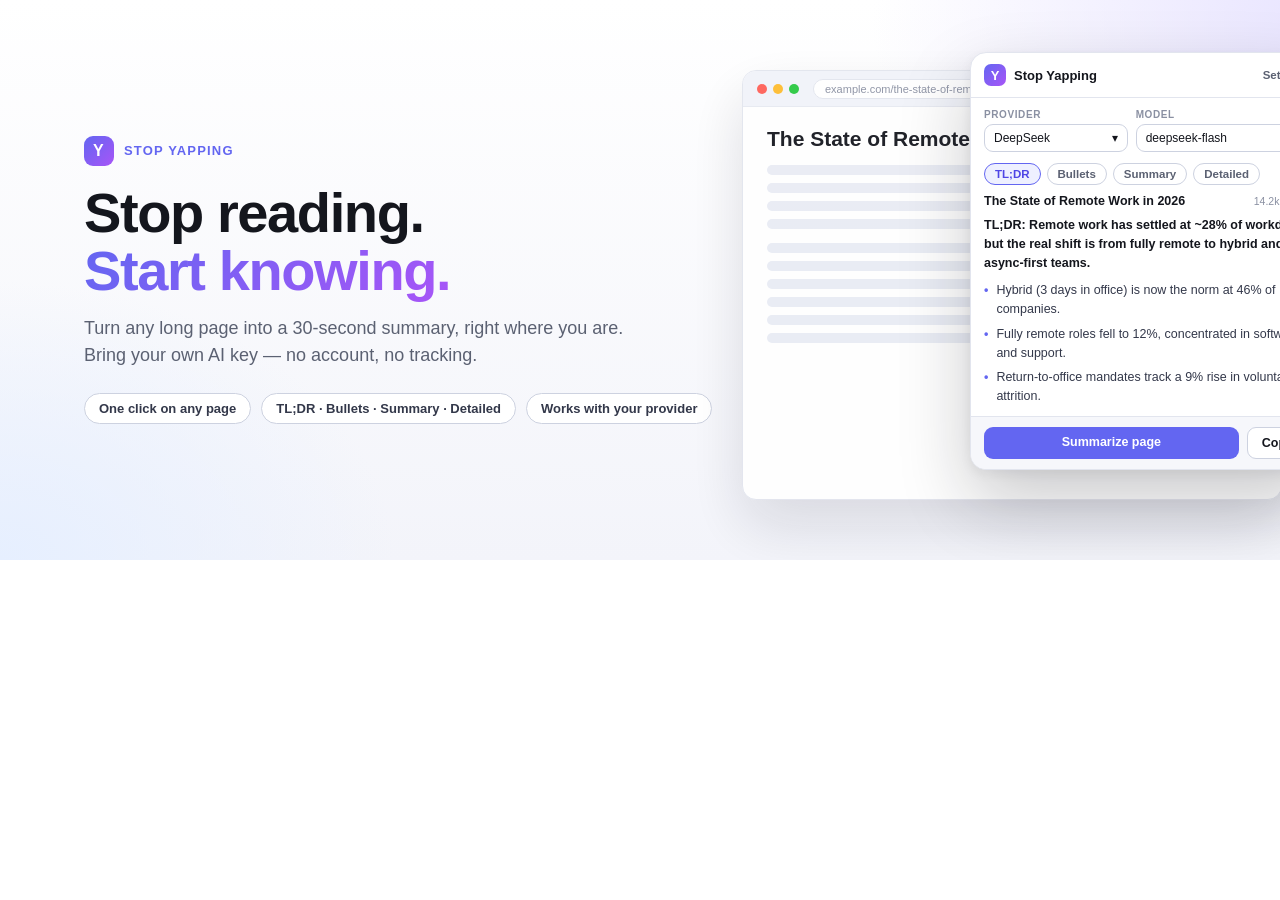
<file: store-assets/promo-marquee.html>
<!doctype html>
<html lang="en">
<head>
<meta charset="utf-8" />
<meta name="color-scheme" content="light" />
<title>marquee promo</title>
<style>
  * { box-sizing: border-box; margin: 0; padding: 0; }
  html, body { width: 1400px; height: 560px; overflow: hidden; }
  body { font-family: -apple-system, "Segoe UI", Roboto, Helvetica, Arial, sans-serif; color: #14161d; -webkit-font-smoothing: antialiased; }
  .canvas {
    position: relative; width: 1400px; height: 560px; overflow: hidden;
    background:
      radial-gradient(760px 520px at 96% 4%, #e7e3ff 0%, rgba(231,227,255,0) 62%),
      radial-gradient(680px 480px at 0% 100%, #e6efff 0%, rgba(230,239,255,0) 58%),
      linear-gradient(180deg, #ffffff 0%, #f3f4fa 100%);
  }
  .left { position: absolute; left: 84px; top: 0; height: 560px; width: 640px; display: flex; flex-direction: column; justify-content: center; }
  .kicker { display: inline-flex; align-items: center; gap: 10px; font-size: 13px; font-weight: 800;
            letter-spacing: .09em; text-transform: uppercase; color: #6366f1; margin-bottom: 18px; }
  .kicker .mark { display: grid; place-items: center; width: 30px; height: 30px; border-radius: 9px;
                  background: linear-gradient(135deg, #6366f1, #a855f7); color: #fff; font-size: 16px; font-weight: 800; }
  h1 { font-size: 56px; line-height: 1.03; letter-spacing: -.025em; font-weight: 800; }
  h1 .accent { background: linear-gradient(135deg, #6366f1, #a855f7); -webkit-background-clip: text; background-clip: text; color: transparent; }
  .sub { margin-top: 16px; font-size: 18px; line-height: 1.5; color: #5b6172; max-width: 560px; }
  .pills { margin-top: 24px; display: flex; gap: 10px; flex-wrap: wrap; }
  .pills span { font-size: 13px; font-weight: 700; padding: 7px 14px; border-radius: 999px;
                background: #fff; border: 1px solid #cdd2e0; color: #33384a; }

  .right { position: absolute; right: 78px; top: 0; height: 560px; width: 580px; }
  .browser {
    position: absolute; left: 0; top: 70px; width: 540px; height: 430px;
    background: #fff; border-radius: 14px; border: 1px solid #e2e5ee;
    box-shadow: 0 26px 60px rgba(16,18,28,.13); overflow: hidden; opacity: .94;
  }
  .browser-bar { height: 36px; background: #f1f3f9; border-bottom: 1px solid #e6e9f1; display: flex; align-items: center; gap: 6px; padding: 0 14px; }
  .dot { width: 10px; height: 10px; border-radius: 50%; }
  .url { margin-left: 8px; flex: 1; height: 20px; border-radius: 10px; background: #fff; border: 1px solid #e2e5ee;
         font-size: 11px; color: #8a90a2; display: flex; align-items: center; padding: 0 11px; }
  .article { padding: 20px 24px; }
  .art-title { font-size: 21px; font-weight: 800; }
  .para { margin-top: 14px; display: flex; flex-direction: column; gap: 8px; }
  .line { height: 10px; border-radius: 5px; background: #e9ecf4; }
  .w1 { width: 100%; } .w2 { width: 93%; } .w3 { width: 97%; } .w4 { width: 70%; }

  .popup {
    position: absolute; right: 0; top: 52px; width: 352px;
    background: #fff; border: 1px solid #e2e5ee; border-radius: 16px; overflow: hidden;
    box-shadow: 0 30px 70px rgba(16,18,28,.22), 0 4px 12px rgba(16,18,28,.06);
  }
  .p-head { display: flex; align-items: center; justify-content: space-between; padding: 11px 13px; border-bottom: 1px solid #e2e5ee; }
  .p-brand { display: flex; align-items: center; gap: 8px; }
  .p-mark { display: grid; place-items: center; width: 22px; height: 22px; border-radius: 7px;
            background: linear-gradient(135deg, #6366f1, #a855f7); color: #fff; font-weight: 800; font-size: 13px; }
  .p-name { font-weight: 800; font-size: 13px; }
  .p-settings { font-size: 11.5px; font-weight: 600; color: #5b6172; }
  .p-controls { display: grid; grid-template-columns: 1fr 1.2fr; gap: 8px; padding: 11px 13px 2px; }
  .p-field label { display: block; font-size: 10px; font-weight: 800; letter-spacing: .06em; text-transform: uppercase; color: #8a90a2; margin-bottom: 4px; }
  .p-select { display: flex; align-items: center; justify-content: space-between; padding: 6px 9px; font-size: 12px;
              border: 1px solid #cdd2e0; border-radius: 9px; }
  .p-chips { display: flex; gap: 6px; padding: 9px 13px; }
  .p-chip { font-size: 11.5px; font-weight: 700; padding: 4px 10px; border-radius: 999px; border: 1px solid #cdd2e0; color: #5b6172; }
  .p-chip.active { background: #eef0ff; border-color: #6366f1; color: #4f46e5; }
  .p-meta { display: flex; align-items: baseline; justify-content: space-between; gap: 10px; padding: 0 13px 8px; }
  .p-title { font-weight: 700; font-size: 12.5px; white-space: nowrap; overflow: hidden; text-overflow: ellipsis; }
  .p-chars { font-size: 10.5px; color: #8a90a2; flex: none; }
  .p-output { padding: 0 13px 10px; font-size: 12.5px; line-height: 1.5; }
  .p-output p { margin-bottom: 9px; }
  .p-output ul { list-style: none; display: flex; flex-direction: column; gap: 6px; }
  .p-output li { display: flex; gap: 8px; color: #33384a; }
  .p-output li::before { content: "•"; color: #6366f1; font-weight: 800; }
  .p-footer { display: flex; gap: 8px; padding: 10px 13px; border-top: 1px solid #e2e5ee; background: #f6f7fb; }
  .p-btn { flex: 1; text-align: center; padding: 8px 12px; border-radius: 9px; background: #6366f1; color: #fff; font-weight: 700; font-size: 12.5px; }
  .p-btn2 { padding: 8px 14px; border-radius: 9px; border: 1px solid #cdd2e0; background: #fff; font-weight: 700; font-size: 12.5px; }
</style>
</head>
<body>
  <div class="canvas">
    <div class="left">
      <div class="kicker"><span class="mark">Y</span> Stop Yapping</div>
      <h1>Stop reading.<br /><span class="accent">Start knowing.</span></h1>
      <p class="sub">Turn any long page into a 30-second summary, right where you are. Bring your own AI key — no account, no tracking.</p>
      <div class="pills">
        <span>One click on any page</span>
        <span>TL;DR · Bullets · Summary · Detailed</span>
        <span>Works with your provider</span>
      </div>
    </div>

    <div class="right">
      <div class="browser">
        <div class="browser-bar">
          <span class="dot" style="background:#ff5f57"></span>
          <span class="dot" style="background:#febc2e"></span>
          <span class="dot" style="background:#28c840"></span>
          <span class="url">example.com/the-state-of-remote-work-2026</span>
        </div>
        <div class="article">
          <div class="art-title">The State of Remote Work in 2026</div>
          <div class="para">
            <div class="line w1"></div><div class="line w2"></div><div class="line w3"></div><div class="line w4"></div>
          </div>
          <div class="para">
            <div class="line w3"></div><div class="line w1"></div><div class="line w2"></div>
            <div class="line w4"></div><div class="line w1"></div><div class="line w3"></div>
          </div>
        </div>
      </div>

      <div class="popup">
        <div class="p-head">
          <div class="p-brand"><span class="p-mark">Y</span><span class="p-name">Stop Yapping</span></div>
          <div class="p-settings">Settings</div>
        </div>
        <div class="p-controls">
          <div class="p-field"><label>Provider</label><div class="p-select">DeepSeek <span>▾</span></div></div>
          <div class="p-field"><label>Model</label><div class="p-select">deepseek-flash <span>▾</span></div></div>
        </div>
        <div class="p-chips">
          <span class="p-chip active">TL;DR</span><span class="p-chip">Bullets</span><span class="p-chip">Summary</span><span class="p-chip">Detailed</span>
        </div>
        <div class="p-meta">
          <span class="p-title">The State of Remote Work in 2026</span><span class="p-chars">14.2k chars</span>
        </div>
        <div class="p-output">
          <p><strong>TL;DR: Remote work has settled at ~28% of workdays, but the real shift is from fully remote to hybrid and async-first teams.</strong></p>
          <ul>
            <li>Hybrid (3 days in office) is now the norm at 46% of companies.</li>
            <li>Fully remote roles fell to 12%, concentrated in software and support.</li>
            <li>Return-to-office mandates track a 9% rise in voluntary attrition.</li>
          </ul>
        </div>
        <div class="p-footer"><div class="p-btn">Summarize page</div><div class="p-btn2">Copy</div></div>
      </div>
    </div>
  </div>
</body>
</html>
</file>
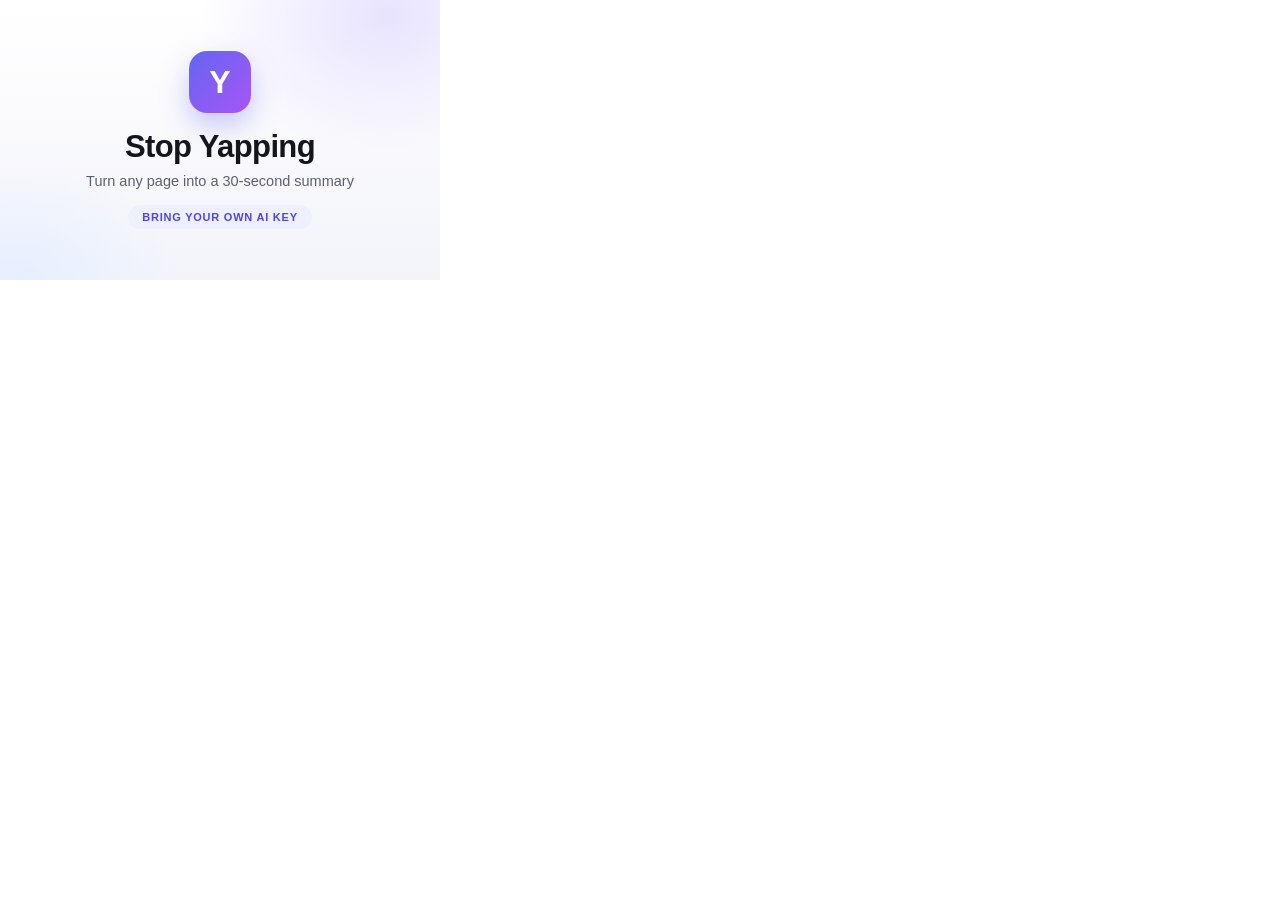
<file: store-assets/promo-small.html>
<!doctype html>
<html lang="en">
<head>
<meta charset="utf-8" />
<meta name="color-scheme" content="light" />
<title>small promo</title>
<style>
  * { box-sizing: border-box; margin: 0; padding: 0; }
  html, body { width: 440px; height: 280px; overflow: hidden; }
  body { font-family: -apple-system, "Segoe UI", Roboto, Helvetica, Arial, sans-serif; -webkit-font-smoothing: antialiased; }
  .canvas {
    position: relative; width: 440px; height: 280px; display: grid; place-items: center;
    background:
      radial-gradient(300px 220px at 88% 6%, #e7e3ff 0%, rgba(231,227,255,0) 62%),
      radial-gradient(280px 200px at 4% 100%, #e6efff 0%, rgba(230,239,255,0) 58%),
      linear-gradient(180deg, #ffffff 0%, #f3f4fa 100%);
  }
  .inner { text-align: center; }
  .mark {
    width: 62px; height: 62px; margin: 0 auto; border-radius: 18px;
    display: grid; place-items: center; color: #fff; font-weight: 800; font-size: 32px;
    background: linear-gradient(135deg, #6366f1, #a855f7);
    box-shadow: 0 12px 28px rgba(99, 102, 241, .35);
  }
  .name { margin-top: 16px; font-size: 31px; font-weight: 800; letter-spacing: -.02em; color: #14161d; }
  .tag { margin-top: 8px; font-size: 14.5px; color: #5b6172; }
  .pill {
    display: inline-block; margin-top: 16px; padding: 6px 14px; border-radius: 999px;
    background: #eef0ff; color: #4f46e5; font-size: 11px; font-weight: 800; letter-spacing: .07em;
  }
</style>
</head>
<body>
  <div class="canvas">
    <div class="inner">
      <div class="mark">Y</div>
      <div class="name">Stop Yapping</div>
      <div class="tag">Turn any page into a 30-second summary</div>
      <div class="pill">BRING YOUR OWN AI KEY</div>
    </div>
  </div>
</body>
</html>
</file>
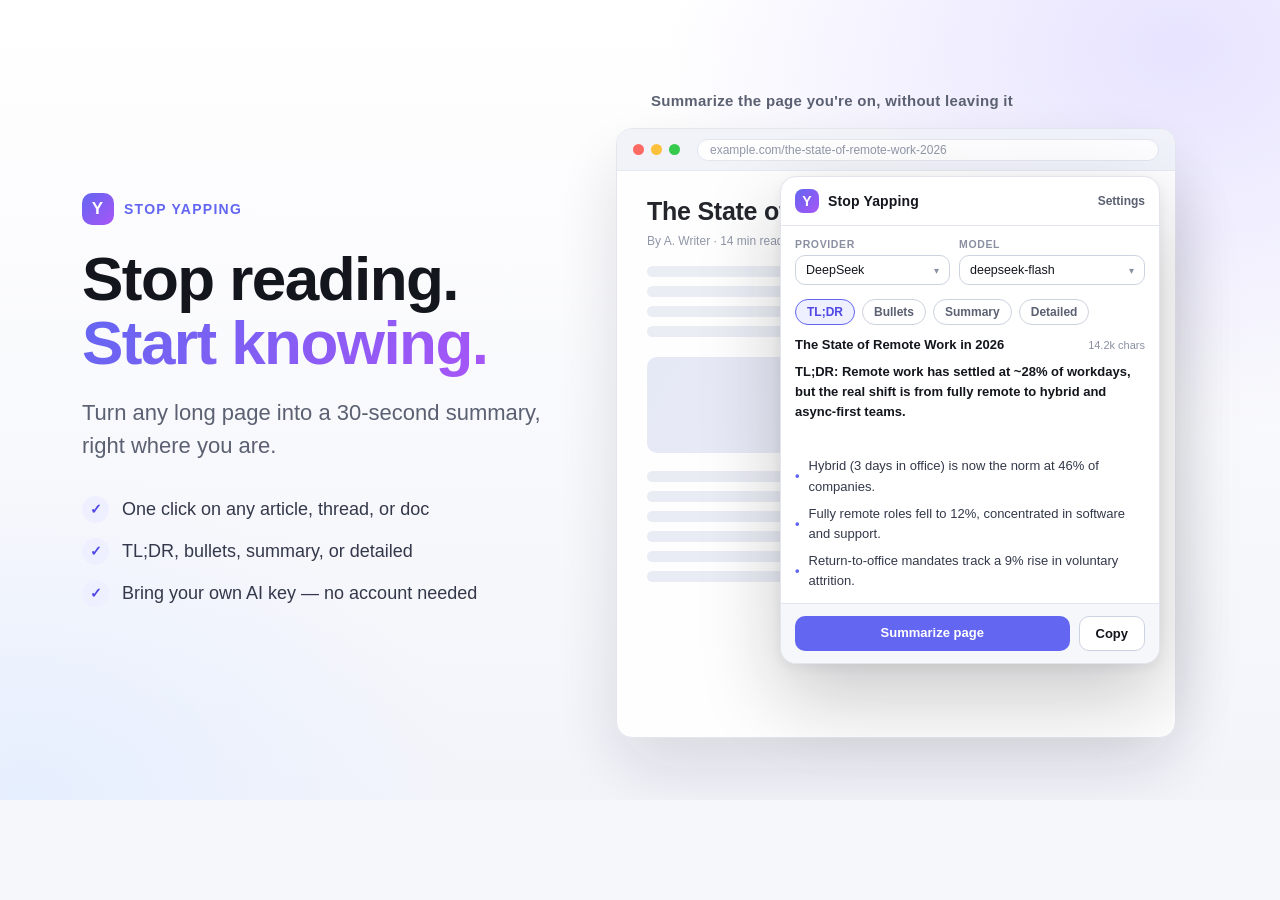
<file: store-assets/shot-1.html>
<!doctype html>
<html lang="en">
<head>
<meta charset="utf-8" />
<meta name="color-scheme" content="light" />
<title>shot 1</title>
<style>
  * { box-sizing: border-box; margin: 0; padding: 0; }
  html, body { width: 1280px; height: 800px; overflow: hidden; }
  body {
    font-family: -apple-system, "Segoe UI", Roboto, Helvetica, Arial, sans-serif;
    color: #14161d;
    background: #f6f7fb;
    -webkit-font-smoothing: antialiased;
  }
  .canvas {
    position: relative; width: 1280px; height: 800px; overflow: hidden;
    background:
      radial-gradient(820px 620px at 92% 6%, #e7e3ff 0%, rgba(231,227,255,0) 62%),
      radial-gradient(760px 560px at 2% 100%, #e6efff 0%, rgba(230,239,255,0) 58%),
      linear-gradient(180deg, #ffffff 0%, #f3f4fa 100%);
  }

  /* ---- left column ---- */
  .left {
    position: absolute; left: 82px; top: 0; height: 800px; width: 540px;
    display: flex; flex-direction: column; justify-content: center;
  }
  .kicker { display: inline-flex; align-items: center; gap: 10px; font-size: 14px; font-weight: 800;
            letter-spacing: .09em; text-transform: uppercase; color: #6366f1; margin-bottom: 22px; }
  .kicker .mark { display: grid; place-items: center; width: 32px; height: 32px; border-radius: 10px;
                  background: linear-gradient(135deg, #6366f1, #a855f7); color: #fff; font-size: 17px; font-weight: 800; }
  h1 { font-size: 62px; line-height: 1.02; letter-spacing: -.025em; font-weight: 800; }
  h1 .accent { background: linear-gradient(135deg, #6366f1, #a855f7); -webkit-background-clip: text; background-clip: text; color: transparent; }
  .sub { margin-top: 22px; font-size: 22px; line-height: 1.5; color: #5b6172; max-width: 500px; }
  ul { margin-top: 34px; list-style: none; display: flex; flex-direction: column; gap: 15px; }
  li { display: flex; align-items: center; gap: 13px; font-size: 18px; color: #33384a; font-weight: 500; }
  .tick { width: 27px; height: 27px; border-radius: 50%; background: #eef0ff; color: #4f46e5;
          display: grid; place-items: center; font-size: 14px; font-weight: 800; flex: none; }

  /* ---- right column ---- */
  .right { position: absolute; right: 74px; top: 0; height: 800px; width: 600px; }
  .browser {
    position: absolute; left: 10px; top: 128px; width: 560px; height: 610px;
    background: #fff; border-radius: 16px; border: 1px solid #e2e5ee;
    box-shadow: 0 30px 70px rgba(16, 18, 28, .13); overflow: hidden; opacity: .93;
  }
  .browser-bar { height: 42px; background: #f1f3f9; border-bottom: 1px solid #e6e9f1; display: flex; align-items: center; gap: 7px; padding: 0 16px; }
  .dot { width: 11px; height: 11px; border-radius: 50%; }
  .url { margin-left: 10px; flex: 1; height: 22px; border-radius: 11px; background: #fff; border: 1px solid #e2e5ee;
         font-size: 12px; color: #8a90a2; display: flex; align-items: center; padding: 0 12px; }
  .article { padding: 26px 30px; }
  .art-title { font-size: 25px; font-weight: 800; letter-spacing: -.01em; color: #14161d; }
  .byline { margin-top: 8px; font-size: 12px; color: #8a90a2; }
  .para { margin-top: 18px; display: flex; flex-direction: column; gap: 9px; }
  .line { height: 11px; border-radius: 6px; background: #e9ecf4; }
  .line.w1 { width: 100%; } .line.w2 { width: 94%; } .line.w3 { width: 97%; } .line.w4 { width: 72%; }
  .hero-img { margin-top: 20px; height: 96px; border-radius: 10px; background: linear-gradient(120deg, #e4e7f5, #eef1fa); }

  /* ---- popup mock ---- */
  .popup {
    position: absolute; right: 46px; top: 176px; width: 380px;
    background: #fff; border: 1px solid #e2e5ee; border-radius: 16px; overflow: hidden;
    box-shadow: 0 34px 80px rgba(16, 18, 28, .22), 0 4px 12px rgba(16,18,28,.06);
  }
  .p-head { display: flex; align-items: center; justify-content: space-between; padding: 12px 14px; border-bottom: 1px solid #e2e5ee; }
  .p-brand { display: flex; align-items: center; gap: 9px; }
  .p-mark { display: grid; place-items: center; width: 24px; height: 24px; border-radius: 8px;
            background: linear-gradient(135deg, #6366f1, #a855f7); color: #fff; font-weight: 800; font-size: 14px; }
  .p-name { font-weight: 800; font-size: 14px; letter-spacing: .01em; }
  .p-settings { font-size: 12px; font-weight: 600; color: #5b6172; }
  .p-controls { display: grid; grid-template-columns: 1fr 1.2fr; gap: 9px; padding: 12px 14px 4px; }
  .p-field label { display: block; font-size: 10.5px; font-weight: 800; letter-spacing: .06em; text-transform: uppercase; color: #8a90a2; margin-bottom: 5px; }
  .p-select { display: flex; align-items: center; justify-content: space-between; padding: 7px 10px; font-size: 12.5px;
              border: 1px solid #cdd2e0; border-radius: 10px; background: #fff; }
  .p-select span { color: #8a90a2; font-size: 10px; }
  .p-chips { display: flex; gap: 7px; padding: 10px 14px; }
  .p-chip { font-size: 12px; font-weight: 700; padding: 5px 11px; border-radius: 999px; border: 1px solid #cdd2e0; color: #5b6172; }
  .p-chip.active { background: #eef0ff; border-color: #6366f1; color: #4f46e5; }
  .p-meta { display: flex; align-items: baseline; justify-content: space-between; gap: 10px; padding: 2px 14px 10px; }
  .p-title { font-weight: 700; font-size: 13px; white-space: nowrap; overflow: hidden; text-overflow: ellipsis; }
  .p-chars { font-size: 11px; color: #8a90a2; flex: none; }
  .p-output { padding: 0 14px 12px; font-size: 13px; line-height: 1.55; }
  .p-output p { margin-bottom: 10px; }
  .p-output ul { list-style: none; display: flex; flex-direction: column; gap: 7px; }
  .p-output li { display: flex; gap: 9px; font-size: 13px; color: #33384a; font-weight: 400; }
  .p-output li::before { content: "•"; color: #6366f1; font-weight: 800; }
  .p-footer { display: flex; gap: 9px; padding: 12px 14px; border-top: 1px solid #e2e5ee; background: #f6f7fb; }
  .p-btn { flex: 1; text-align: center; padding: 9px 14px; border-radius: 10px; background: #6366f1; color: #fff; font-weight: 700; font-size: 13px; }
  .p-btn2 { padding: 9px 16px; border-radius: 10px; border: 1px solid #cdd2e0; background: #fff; font-weight: 700; font-size: 13px; color: #14161d; }

  .caption { position: absolute; right: 74px; top: 92px; width: 600px; text-align: center;
             font-size: 15px; font-weight: 700; color: #5b6172; letter-spacing: .02em; }
</style>
</head>
<body>
  <div class="canvas">
    <div class="left">
      <div class="kicker"><span class="mark">Y</span> Stop Yapping</div>
      <h1>Stop reading.<br /><span class="accent">Start knowing.</span></h1>
      <p class="sub">Turn any long page into a 30-second summary, right where you are.</p>
      <ul>
        <li><span class="tick">✓</span> One click on any article, thread, or doc</li>
        <li><span class="tick">✓</span> TL;DR, bullets, summary, or detailed</li>
        <li><span class="tick">✓</span> Bring your own AI key — no account needed</li>
      </ul>
    </div>

    <div class="right">
      <div class="caption">Summarize the page you're on, without leaving it</div>

      <div class="browser">
        <div class="browser-bar">
          <span class="dot" style="background:#ff5f57"></span>
          <span class="dot" style="background:#febc2e"></span>
          <span class="dot" style="background:#28c840"></span>
          <span class="url">example.com/the-state-of-remote-work-2026</span>
        </div>
        <div class="article">
          <div class="art-title">The State of Remote Work in 2026</div>
          <div class="byline">By A. Writer · 14 min read</div>
          <div class="para">
            <div class="line w1"></div><div class="line w2"></div><div class="line w3"></div><div class="line w4"></div>
          </div>
          <div class="hero-img"></div>
          <div class="para">
            <div class="line w3"></div><div class="line w1"></div><div class="line w2"></div>
            <div class="line w4"></div><div class="line w1"></div><div class="line w3"></div>
          </div>
        </div>
      </div>

      <div class="popup">
        <div class="p-head">
          <div class="p-brand"><span class="p-mark">Y</span><span class="p-name">Stop Yapping</span></div>
          <div class="p-settings">Settings</div>
        </div>
        <div class="p-controls">
          <div class="p-field"><label>Provider</label><div class="p-select">DeepSeek <span>▾</span></div></div>
          <div class="p-field"><label>Model</label><div class="p-select">deepseek-flash <span>▾</span></div></div>
        </div>
        <div class="p-chips">
          <span class="p-chip active">TL;DR</span><span class="p-chip">Bullets</span><span class="p-chip">Summary</span><span class="p-chip">Detailed</span>
        </div>
        <div class="p-meta">
          <span class="p-title">The State of Remote Work in 2026</span><span class="p-chars">14.2k chars</span>
        </div>
        <div class="p-output">
          <p><strong>TL;DR: Remote work has settled at ~28% of workdays, but the real shift is from fully remote to hybrid and async-first teams.</strong></p>
          <ul>
            <li>Hybrid (3 days in office) is now the norm at 46% of companies.</li>
            <li>Fully remote roles fell to 12%, concentrated in software and support.</li>
            <li>Return-to-office mandates track a 9% rise in voluntary attrition.</li>
          </ul>
        </div>
        <div class="p-footer"><div class="p-btn">Summarize page</div><div class="p-btn2">Copy</div></div>
      </div>
    </div>
  </div>
</body>
</html>
</file>
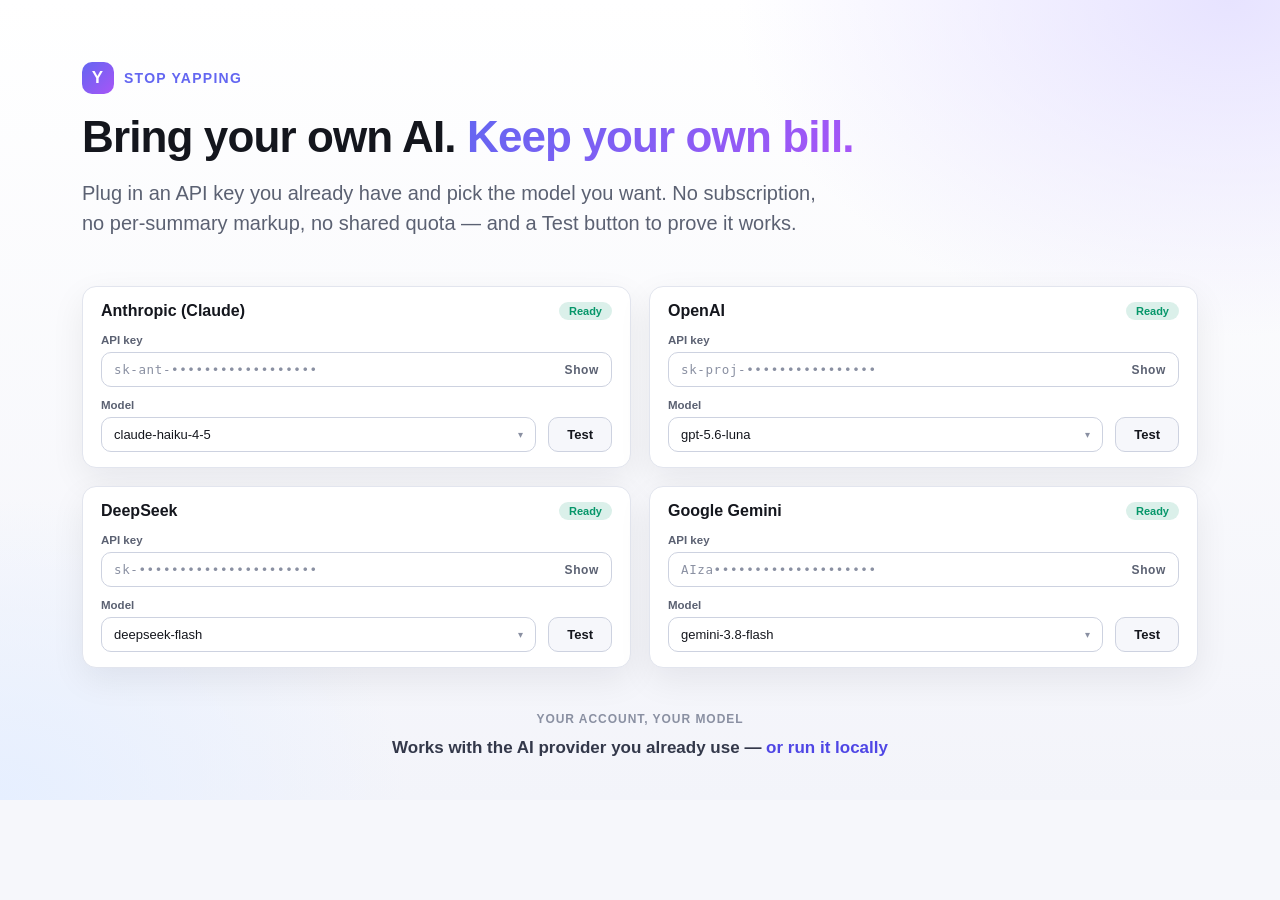
<file: store-assets/shot-2.html>
<!doctype html>
<html lang="en">
<head>
<meta charset="utf-8" />
<meta name="color-scheme" content="light" />
<title>shot 2</title>
<style>
  * { box-sizing: border-box; margin: 0; padding: 0; }
  html, body { width: 1280px; height: 800px; overflow: hidden; }
  body {
    font-family: -apple-system, "Segoe UI", Roboto, Helvetica, Arial, sans-serif;
    color: #14161d; background: #f6f7fb; -webkit-font-smoothing: antialiased;
  }
  .canvas {
    position: relative; width: 1280px; height: 800px; overflow: hidden;
    background:
      radial-gradient(820px 560px at 96% 0%, #e7e3ff 0%, rgba(231,227,255,0) 60%),
      radial-gradient(700px 520px at 0% 100%, #e6efff 0%, rgba(230,239,255,0) 58%),
      linear-gradient(180deg, #ffffff 0%, #f3f4fa 100%);
  }
  .head { position: absolute; left: 82px; top: 62px; width: 1116px; }
  .kicker { display: inline-flex; align-items: center; gap: 10px; font-size: 14px; font-weight: 800;
            letter-spacing: .09em; text-transform: uppercase; color: #6366f1; margin-bottom: 20px; }
  .kicker .mark { display: grid; place-items: center; width: 32px; height: 32px; border-radius: 10px;
                  background: linear-gradient(135deg, #6366f1, #a855f7); color: #fff; font-size: 17px; font-weight: 800; }
  h1 { font-size: 44px; line-height: 1.05; letter-spacing: -.02em; font-weight: 800; white-space: nowrap; }
  h1 .accent { background: linear-gradient(135deg, #6366f1, #a855f7); -webkit-background-clip: text; background-clip: text; color: transparent; }
  .sub { margin-top: 18px; font-size: 20px; line-height: 1.5; color: #5b6172; max-width: 760px; }

  .cards { position: absolute; left: 82px; right: 82px; top: 286px; display: grid; grid-template-columns: 1fr 1fr; gap: 18px; }

  .pcard { background: #fff; border: 1px solid #e2e5ee; border-radius: 14px; padding: 15px 18px;
           box-shadow: 0 12px 34px rgba(16,18,28,.07); }
  .pcard-head { display: flex; align-items: center; justify-content: space-between; margin-bottom: 14px; }
  .pcard-head h3 { font-size: 16px; font-weight: 800; }
  .badge { font-size: 11px; font-weight: 800; padding: 3px 10px; border-radius: 999px;
           background: rgba(5,150,105,.14); color: #059669; }
  .lbl { display: block; font-size: 11.5px; font-weight: 700; color: #5b6172; margin-bottom: 6px; }
  .keyline { display: flex; align-items: center; justify-content: space-between; padding: 9px 12px;
             border: 1px solid #cdd2e0; border-radius: 10px; background: #fff;
             font-family: ui-monospace, Consolas, monospace; font-size: 12.5px; color: #8a90a2; letter-spacing: .05em; }
  .keyline .show { font-family: -apple-system, "Segoe UI", sans-serif; font-weight: 700; color: #5b6172; font-size: 12px; }
  .row2 { display: flex; align-items: flex-end; gap: 12px; margin-top: 12px; }
  .row2 .grow { flex: 1; }
  .select { display: flex; align-items: center; justify-content: space-between; padding: 9px 12px;
            border: 1px solid #cdd2e0; border-radius: 10px; font-size: 13px; background: #fff; }
  .select span { color: #8a90a2; font-size: 10px; }
  .testbtn { padding: 9px 18px; border-radius: 10px; border: 1px solid #cdd2e0; background: #f6f7fb;
             font-weight: 700; font-size: 13px; color: #14161d; }

  .strip { position: absolute; left: 82px; right: 82px; bottom: 42px; text-align: center; }
  .strip .label { font-size: 12px; font-weight: 800; letter-spacing: .08em; text-transform: uppercase; color: #8a90a2; margin-bottom: 12px; }
  .strip .names { font-size: 17px; font-weight: 600; color: #33384a; }
  .strip .names b { color: #4f46e5; font-weight: 800; }
</style>
</head>
<body>
  <div class="canvas">
    <div class="head">
      <div class="kicker"><span class="mark">Y</span> Stop Yapping</div>
      <h1>Bring your own AI. <span class="accent">Keep your own bill.</span></h1>
      <p class="sub">Plug in an API key you already have and pick the model you want. No subscription, no per-summary markup, no shared quota — and a Test button to prove it works.</p>
    </div>

    <div class="cards">
      <div class="pcard">
        <div class="pcard-head"><h3>Anthropic (Claude)</h3><span class="badge">Ready</span></div>
        <label class="lbl">API key</label>
        <div class="keyline"><span>sk-ant-••••••••••••••••••</span><span class="show">Show</span></div>
        <div class="row2">
          <div class="grow"><label class="lbl">Model</label><div class="select">claude-haiku-4-5 <span>▾</span></div></div>
          <div class="testbtn">Test</div>
        </div>
      </div>

      <div class="pcard">
        <div class="pcard-head"><h3>OpenAI</h3><span class="badge">Ready</span></div>
        <label class="lbl">API key</label>
        <div class="keyline"><span>sk-proj-••••••••••••••••</span><span class="show">Show</span></div>
        <div class="row2">
          <div class="grow"><label class="lbl">Model</label><div class="select">gpt-5.6-luna <span>▾</span></div></div>
          <div class="testbtn">Test</div>
        </div>
      </div>

      <div class="pcard">
        <div class="pcard-head"><h3>DeepSeek</h3><span class="badge">Ready</span></div>
        <label class="lbl">API key</label>
        <div class="keyline"><span>sk-••••••••••••••••••••••</span><span class="show">Show</span></div>
        <div class="row2">
          <div class="grow"><label class="lbl">Model</label><div class="select">deepseek-flash <span>▾</span></div></div>
          <div class="testbtn">Test</div>
        </div>
      </div>

      <div class="pcard">
        <div class="pcard-head"><h3>Google Gemini</h3><span class="badge">Ready</span></div>
        <label class="lbl">API key</label>
        <div class="keyline"><span>AIza••••••••••••••••••••</span><span class="show">Show</span></div>
        <div class="row2">
          <div class="grow"><label class="lbl">Model</label><div class="select">gemini-3.8-flash <span>▾</span></div></div>
          <div class="testbtn">Test</div>
        </div>
      </div>
    </div>

    <div class="strip">
      <div class="label">Your account, your model</div>
      <div class="names">Works with the AI provider you already use — <b>or run it locally</b></div>
    </div>
  </div>
</body>
</html>
</file>
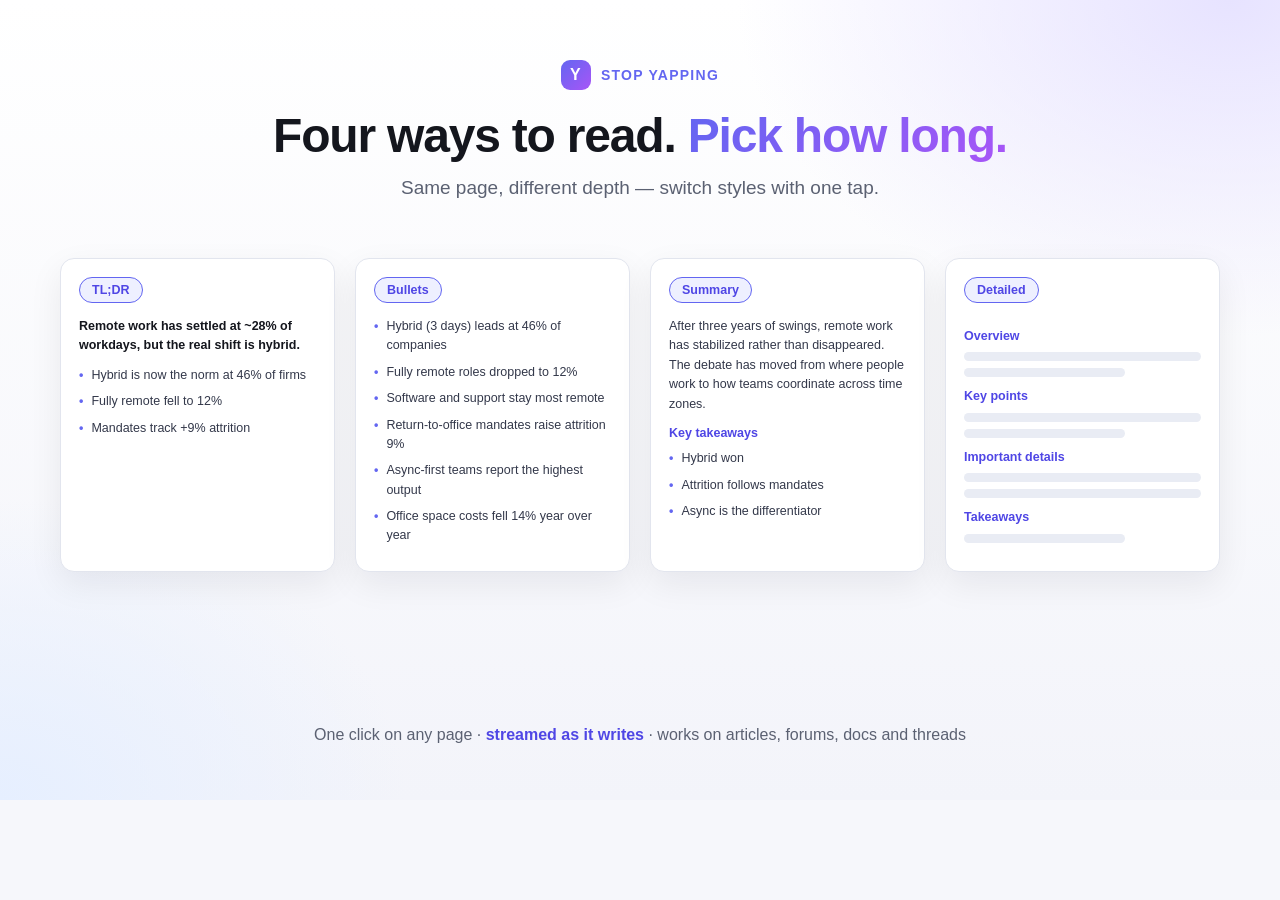
<file: store-assets/shot-3.html>
<!doctype html>
<html lang="en">
<head>
<meta charset="utf-8" />
<meta name="color-scheme" content="light" />
<title>shot 3</title>
<style>
  * { box-sizing: border-box; margin: 0; padding: 0; }
  html, body { width: 1280px; height: 800px; overflow: hidden; }
  body {
    font-family: -apple-system, "Segoe UI", Roboto, Helvetica, Arial, sans-serif;
    color: #14161d; background: #f6f7fb; -webkit-font-smoothing: antialiased;
  }
  .canvas {
    position: relative; width: 1280px; height: 800px; overflow: hidden;
    background:
      radial-gradient(820px 560px at 96% 0%, #e7e3ff 0%, rgba(231,227,255,0) 60%),
      radial-gradient(700px 520px at 0% 100%, #e6efff 0%, rgba(230,239,255,0) 58%),
      linear-gradient(180deg, #ffffff 0%, #f3f4fa 100%);
  }
  .head { position: absolute; left: 0; right: 0; top: 60px; text-align: center; }
  .kicker { display: inline-flex; align-items: center; gap: 10px; font-size: 14px; font-weight: 800;
            letter-spacing: .09em; text-transform: uppercase; color: #6366f1; margin-bottom: 18px; }
  .kicker .mark { display: grid; place-items: center; width: 30px; height: 30px; border-radius: 9px;
                  background: linear-gradient(135deg, #6366f1, #a855f7); color: #fff; font-size: 16px; font-weight: 800; }
  h1 { font-size: 48px; letter-spacing: -.025em; font-weight: 800; }
  h1 .accent { background: linear-gradient(135deg, #6366f1, #a855f7); -webkit-background-clip: text; background-clip: text; color: transparent; }
  .sub { margin-top: 14px; font-size: 19px; color: #5b6172; }

  .cols { position: absolute; left: 60px; right: 60px; top: 258px; display: grid; grid-template-columns: repeat(4, 1fr); gap: 20px; }

  .col { background: #fff; border: 1px solid #e2e5ee; border-radius: 14px; padding: 18px;
         box-shadow: 0 12px 34px rgba(16,18,28,.07); display: flex; flex-direction: column; }
  .chip { align-self: flex-start; font-size: 12.5px; font-weight: 800; padding: 5px 12px; border-radius: 999px;
          background: #eef0ff; border: 1px solid #6366f1; color: #4f46e5; margin-bottom: 14px; }
  .body { font-size: 12.5px; line-height: 1.55; color: #33384a; }
  .body strong { color: #14161d; }
  .body p { margin-bottom: 10px; }
  .body .li { display: flex; gap: 8px; margin-bottom: 7px; }
  .body .li::before { content: "•"; color: #6366f1; font-weight: 800; }
  .body h4 { font-size: 12.5px; font-weight: 800; color: #4f46e5; margin: 10px 0 6px; }
  .body .line { height: 9px; border-radius: 5px; background: #e9ecf4; margin-bottom: 7px; }
  .body .line.s { width: 68%; }

  .foot { position: absolute; left: 0; right: 0; bottom: 56px; text-align: center; font-size: 16px; color: #5b6172; }
  .foot b { color: #4f46e5; font-weight: 800; }
</style>
</head>
<body>
  <div class="canvas">
    <div class="head">
      <div class="kicker"><span class="mark">Y</span> Stop Yapping</div>
      <h1>Four ways to read. <span class="accent">Pick how long.</span></h1>
      <p class="sub">Same page, different depth — switch styles with one tap.</p>
    </div>

    <div class="cols">
      <div class="col">
        <div class="chip">TL;DR</div>
        <div class="body">
          <p><strong>Remote work has settled at ~28% of workdays, but the real shift is hybrid.</strong></p>
          <div class="li">Hybrid is now the norm at 46% of firms</div>
          <div class="li">Fully remote fell to 12%</div>
          <div class="li">Mandates track +9% attrition</div>
        </div>
      </div>

      <div class="col">
        <div class="chip">Bullets</div>
        <div class="body">
          <div class="li">Hybrid (3 days) leads at 46% of companies</div>
          <div class="li">Fully remote roles dropped to 12%</div>
          <div class="li">Software and support stay most remote</div>
          <div class="li">Return-to-office mandates raise attrition 9%</div>
          <div class="li">Async-first teams report the highest output</div>
          <div class="li">Office space costs fell 14% year over year</div>
        </div>
      </div>

      <div class="col">
        <div class="chip">Summary</div>
        <div class="body">
          <p>After three years of swings, remote work has stabilized rather than disappeared. The debate has moved from where people work to how teams coordinate across time zones.</p>
          <h4>Key takeaways</h4>
          <div class="li">Hybrid won</div>
          <div class="li">Attrition follows mandates</div>
          <div class="li">Async is the differentiator</div>
        </div>
      </div>

      <div class="col">
        <div class="chip">Detailed</div>
        <div class="body">
          <h4>Overview</h4>
          <div class="line"></div><div class="line s"></div>
          <h4>Key points</h4>
          <div class="line"></div><div class="line s"></div>
          <h4>Important details</h4>
          <div class="line"></div><div class="line"></div>
          <h4>Takeaways</h4>
          <div class="line s"></div>
        </div>
      </div>
    </div>

    <div class="foot">One click on any page · <b>streamed as it writes</b> · works on articles, forums, docs and threads</div>
  </div>
</body>
</html>
</file>
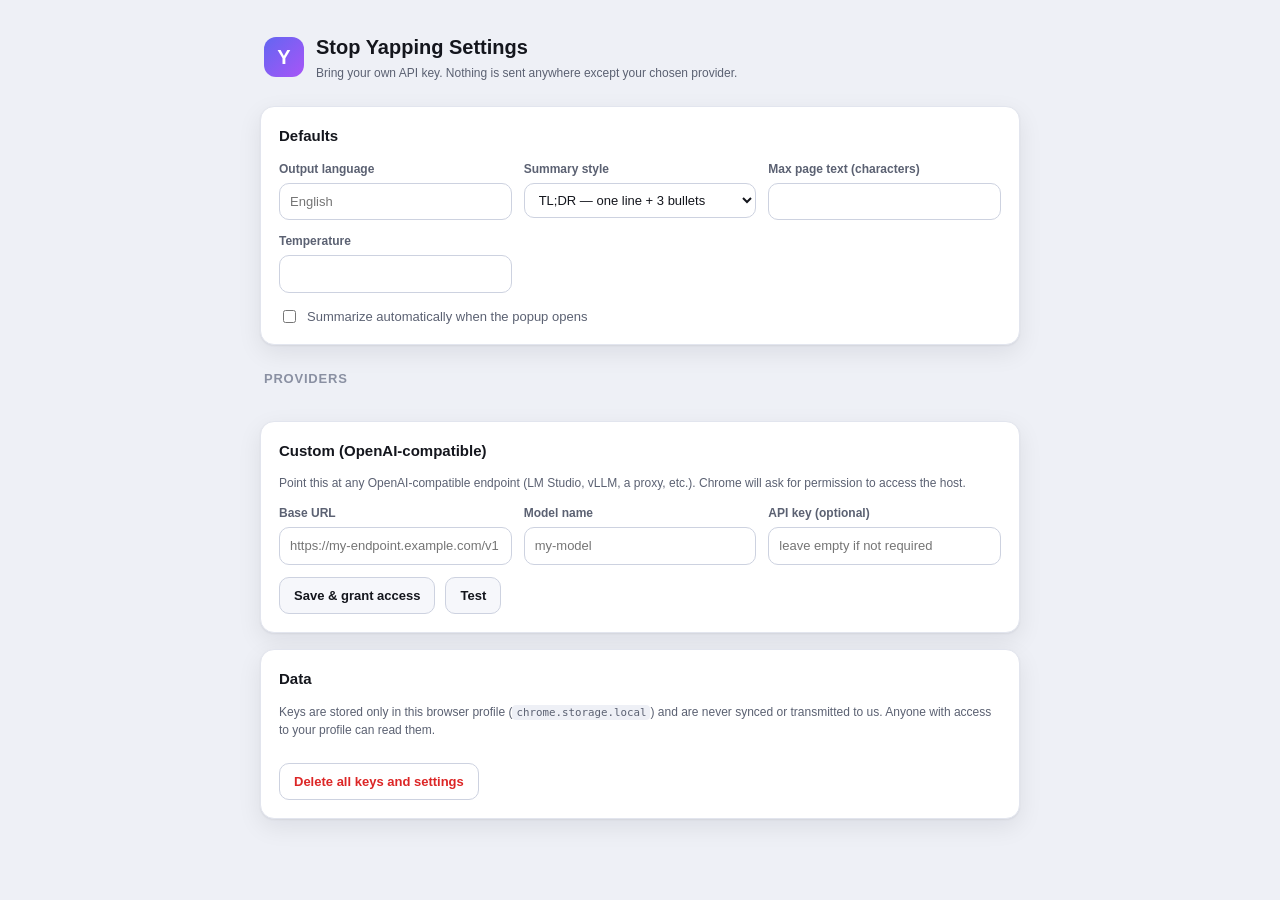
<file: tldr-extension/options.html>
<!DOCTYPE html>
<html lang="en">
  <head>
    <meta charset="utf-8" />
    <meta name="viewport" content="width=device-width, initial-scale=1" />
    <title>Stop Yapping — Settings</title>
    <link rel="stylesheet" href="theme.css" />
    <link rel="stylesheet" href="options.css" />
  </head>
  <body>
    <div class="wrap">
      <header class="page-header">
        <div class="brand">
          <span class="brand-mark">Y</span>
          <div>
            <h1>Stop Yapping Settings</h1>
            <p class="hint">Bring your own API key. Nothing is sent anywhere except your chosen provider.</p>
          </div>
        </div>
      </header>

      <section class="card">
        <div class="card-head">
          <h2>Defaults</h2>
        </div>
        <div class="grid">
          <div class="field">
            <label for="language">Output language</label>
            <input id="language" type="text" placeholder="English" />
          </div>
          <div class="field">
            <label for="length">Summary style</label>
            <select id="length">
              <option value="tldr">TL;DR — one line + 3 bullets</option>
              <option value="bullets">Bullets — 5-8 points</option>
              <option value="summary">Summary — paragraphs + takeaways</option>
              <option value="detailed">Detailed — structured sections</option>
            </select>
          </div>
          <div class="field">
            <label for="maxInputChars">Max page text (characters)</label>
            <input id="maxInputChars" type="number" min="2000" max="120000" step="1000" />
          </div>
          <div class="field">
            <label for="temperature">Temperature</label>
            <input id="temperature" type="number" min="0" max="1" step="0.1" />
          </div>
        </div>
        <label class="check">
          <input id="autoSummarize" type="checkbox" />
          <span>Summarize automatically when the popup opens</span>
        </label>
      </section>

      <h2 class="section-title">Providers</h2>
      <div id="providers" class="providers"></div>

      <section class="card custom-card" id="custom-card">
        <div class="card-head">
          <h2>Custom (OpenAI-compatible)</h2>
        </div>
        <p class="hint">
          Point this at any OpenAI-compatible endpoint (LM Studio, vLLM, a proxy, etc.). Chrome will ask
          for permission to access the host.
        </p>
        <div class="grid">
          <div class="field">
            <label for="customBaseUrl">Base URL</label>
            <input id="customBaseUrl" type="text" placeholder="https://my-endpoint.example.com/v1" />
          </div>
          <div class="field">
            <label for="customModel">Model name</label>
            <input id="customModel" type="text" placeholder="my-model" />
          </div>
          <div class="field">
            <label for="customKey">API key (optional)</label>
            <input id="customKey" type="password" placeholder="leave empty if not required" />
          </div>
        </div>
        <div class="actions">
          <button id="custom-save" class="btn">Save & grant access</button>
          <button id="custom-test" class="btn">Test</button>
          <span id="custom-result" class="test-result" hidden></span>
        </div>
      </section>

      <section class="card danger-card">
        <div class="card-head">
          <h2>Data</h2>
        </div>
        <p class="hint">
          Keys are stored only in this browser profile (<code>chrome.storage.local</code>) and are never
          synced or transmitted to us. Anyone with access to your profile can read them.
        </p>
        <button id="reset" class="btn btn-danger">Delete all keys and settings</button>
      </section>
    </div>

    <script type="module" src="options.js"></script>
  </body>
</html>
</file>
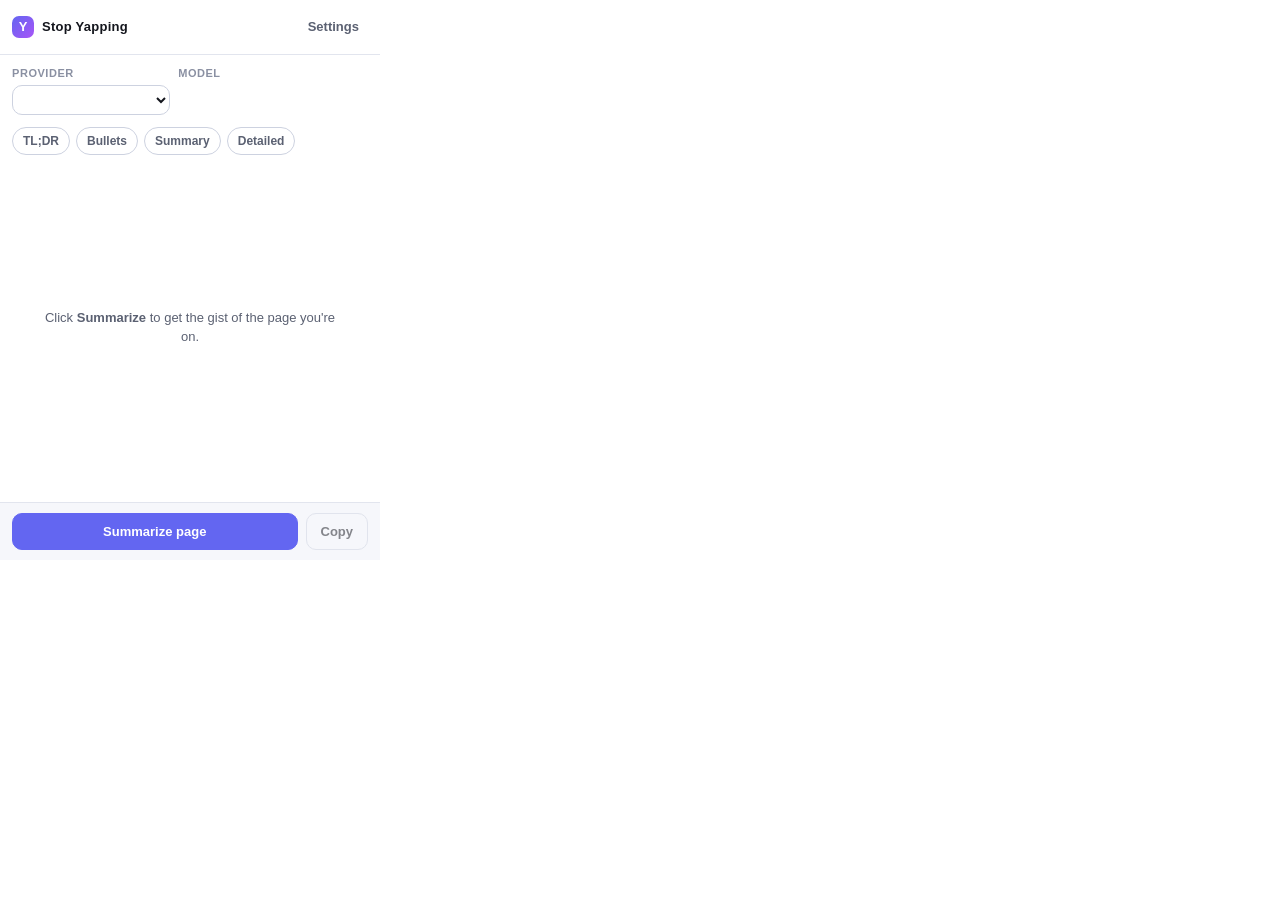
<file: tldr-extension/popup.html>
<!DOCTYPE html>
<html lang="en">
  <head>
    <meta charset="utf-8" />
    <meta name="viewport" content="width=device-width, initial-scale=1" />
    <title>Stop Yapping</title>
    <link rel="stylesheet" href="theme.css" />
    <link rel="stylesheet" href="popup.css" />
  </head>
  <body>
    <header class="app-header">
      <div class="brand">
        <span class="brand-mark">Y</span>
        <span class="brand-name">Stop Yapping</span>
      </div>
      <button id="open-settings" class="btn btn-ghost" title="Settings">Settings</button>
    </header>

    <section class="controls">
      <div class="field">
        <label for="provider">Provider</label>
        <select id="provider"></select>
      </div>
      <div class="field" id="model-field">
        <label for="model">Model</label>
      </div>
    </section>

    <section class="length-row" id="length-row">
      <button class="chip" data-length="tldr">TL;DR</button>
      <button class="chip" data-length="bullets">Bullets</button>
      <button class="chip" data-length="summary">Summary</button>
      <button class="chip" data-length="detailed">Detailed</button>
    </section>

    <div id="page-meta" class="page-meta" hidden>
      <span id="page-title" class="page-title"></span>
      <span id="page-chars" class="page-chars"></span>
    </div>

    <main id="output" class="output">
      <div id="empty-state" class="empty-state">
        <p>Click <strong>Summarize</strong> to get the gist of the page you're on.</p>
      </div>
      <div id="status" class="status" hidden></div>
      <div id="result" class="result" hidden></div>
    </main>

    <footer class="app-footer">
      <button id="action" class="btn btn-primary grow">Summarize page</button>
      <button id="copy" class="btn" title="Copy summary" disabled>Copy</button>
    </footer>

    <script type="module" src="popup.js"></script>
  </body>
</html>
</file>
<file: tldr-extension/theme.css>
:root {
  --bg: #ffffff;
  --bg-elev: #f6f7fb;
  --bg-sunken: #eef0f6;
  --fg: #14161d;
  --fg-muted: #5b6172;
  --fg-faint: #8a90a2;
  --border: #e2e5ee;
  --border-strong: #cdd2e0;
  --accent: #6366f1;
  --accent-hover: #4f46e5;
  --accent-soft: #eef0ff;
  --danger: #dc2626;
  --danger-soft: #fef2f2;
  --success: #059669;
  --radius: 10px;
  --radius-lg: 14px;
  --shadow: 0 1px 2px rgba(16, 18, 28, 0.06), 0 8px 24px rgba(16, 18, 28, 0.08);
  --mono: ui-monospace, SFMono-Regular, "SF Mono", Menlo, Consolas, monospace;
}

@media (prefers-color-scheme: dark) {
  :root {
    --bg: #16181f;
    --bg-elev: #1d2029;
    --bg-sunken: #111319;
    --fg: #eceef4;
    --fg-muted: #a2a8ba;
    --fg-faint: #767d90;
    --border: #2b2f3b;
    --border-strong: #3a4050;
    --accent: #818cf8;
    --accent-hover: #a5b4fc;
    --accent-soft: #232742;
    --danger: #f87171;
    --danger-soft: #2a1a1d;
    --success: #34d399;
    --shadow: 0 1px 2px rgba(0, 0, 0, 0.4), 0 12px 32px rgba(0, 0, 0, 0.35);
  }
}

* {
  box-sizing: border-box;
}

/* The `hidden` attribute loses to author `display` rules (e.g. `.status
   { display: flex }`), so make it authoritative. */
[hidden] {
  display: none !important;
}

body {
  margin: 0;
  color: var(--fg);
  background: var(--bg);
  font-family: -apple-system, BlinkMacSystemFont, "Segoe UI", Roboto, Helvetica, Arial, sans-serif;
  font-size: 13px;
  line-height: 1.5;
  -webkit-font-smoothing: antialiased;
}

button,
select,
input,
textarea {
  font: inherit;
  color: inherit;
}

button {
  cursor: pointer;
}

.btn {
  display: inline-flex;
  align-items: center;
  justify-content: center;
  gap: 6px;
  padding: 8px 14px;
  border: 1px solid var(--border-strong);
  border-radius: var(--radius);
  background: var(--bg-elev);
  color: var(--fg);
  font-weight: 600;
  transition: background 0.15s ease, border-color 0.15s ease, opacity 0.15s ease;
}

.btn:hover:not(:disabled) {
  background: var(--bg-sunken);
}

.btn:disabled {
  opacity: 0.5;
  cursor: not-allowed;
}

.btn-primary {
  background: var(--accent);
  border-color: var(--accent);
  color: #fff;
}

.btn-primary:hover:not(:disabled) {
  background: var(--accent-hover);
  border-color: var(--accent-hover);
}

.btn-danger {
  color: var(--danger);
  border-color: var(--border-strong);
  background: transparent;
}

.btn-danger:hover:not(:disabled) {
  background: var(--danger-soft);
}

.btn-ghost {
  background: transparent;
  border-color: transparent;
  color: var(--fg-muted);
  padding: 6px 8px;
}

.btn-ghost:hover:not(:disabled) {
  background: var(--bg-elev);
  color: var(--fg);
}

select,
input[type="text"],
input[type="password"],
input[type="number"],
textarea {
  width: 100%;
  padding: 8px 10px;
  border: 1px solid var(--border-strong);
  border-radius: var(--radius);
  background: var(--bg);
  outline: none;
  transition: border-color 0.15s ease, box-shadow 0.15s ease;
}

select:focus,
input:focus,
textarea:focus {
  border-color: var(--accent);
  box-shadow: 0 0 0 3px color-mix(in srgb, var(--accent) 22%, transparent);
}

a {
  color: var(--accent);
  text-decoration: none;
}

a:hover {
  text-decoration: underline;
}

.hint {
  color: var(--fg-muted);
  font-size: 12px;
}

.sr-only {
  position: absolute;
  width: 1px;
  height: 1px;
  padding: 0;
  margin: -1px;
  overflow: hidden;
  clip: rect(0, 0, 0, 0);
  white-space: nowrap;
  border: 0;
}

.spinner {
  width: 14px;
  height: 14px;
  border: 2px solid color-mix(in srgb, currentColor 30%, transparent);
  border-top-color: currentColor;
  border-radius: 50%;
  animation: spin 0.7s linear infinite;
}

@keyframes spin {
  to {
    transform: rotate(360deg);
  }
}

::-webkit-scrollbar {
  width: 10px;
  height: 10px;
}

::-webkit-scrollbar-thumb {
  background: var(--border-strong);
  border-radius: 10px;
  border: 3px solid transparent;
  background-clip: padding-box;
}

::-webkit-scrollbar-thumb:hover {
  background: var(--fg-faint);
  background-clip: padding-box;
}
</file>
<file: tldr-extension/options.css>
body {
  background: var(--bg-sunken);
  padding: 32px 16px 64px;
}

.wrap {
  max-width: 760px;
  margin: 0 auto;
  display: flex;
  flex-direction: column;
  gap: 16px;
}

.page-header {
  padding: 0 4px 8px;
}

.brand {
  display: flex;
  align-items: center;
  gap: 12px;
}

.brand-mark {
  display: grid;
  place-items: center;
  width: 40px;
  height: 40px;
  border-radius: 12px;
  background: linear-gradient(135deg, #6366f1, #a855f7);
  color: #fff;
  font-weight: 800;
  font-size: 20px;
}

.page-header h1 {
  margin: 0;
  font-size: 20px;
}

.page-header p {
  margin: 2px 0 0;
}

.section-title {
  margin: 8px 4px 0;
  font-size: 13px;
  text-transform: uppercase;
  letter-spacing: 0.06em;
  color: var(--fg-faint);
}

.card {
  background: var(--bg);
  border: 1px solid var(--border);
  border-radius: var(--radius-lg);
  padding: 18px;
  box-shadow: var(--shadow);
}

.card-head {
  display: flex;
  align-items: center;
  justify-content: space-between;
  gap: 12px;
  margin-bottom: 12px;
}

.card-head h2 {
  margin: 0;
  font-size: 15px;
}

.grid {
  display: grid;
  grid-template-columns: repeat(auto-fit, minmax(220px, 1fr));
  gap: 12px;
}

.field {
  display: flex;
  flex-direction: column;
  gap: 5px;
  min-width: 0;
}

.field label {
  font-size: 12px;
  font-weight: 600;
  color: var(--fg-muted);
}

.check {
  display: flex;
  align-items: center;
  gap: 8px;
  margin-top: 14px;
  color: var(--fg-muted);
}

.check input {
  width: auto;
}

.providers {
  display: grid;
  grid-template-columns: repeat(auto-fit, minmax(320px, 1fr));
  gap: 16px;
}

.provider .row {
  display: flex;
  gap: 10px;
  align-items: flex-end;
  margin-bottom: 10px;
}

.provider .row:last-child {
  margin-bottom: 0;
}

.provider .field {
  flex: 1;
}

.key-wrap {
  display: flex;
  gap: 6px;
}

.key-wrap input {
  flex: 1;
  font-family: var(--mono);
  font-size: 12px;
}

.key-wrap .btn {
  flex: none;
  padding: 6px 10px;
  font-size: 12px;
}

.badge {
  padding: 3px 9px;
  border-radius: 999px;
  font-size: 11px;
  font-weight: 700;
  background: var(--bg-sunken);
  color: var(--fg-muted);
  white-space: nowrap;
}

.badge.ok {
  background: color-mix(in srgb, var(--success) 16%, transparent);
  color: var(--success);
}

.badge.missing {
  background: color-mix(in srgb, var(--danger) 14%, transparent);
  color: var(--danger);
}

.test-result {
  display: flex;
  align-items: center;
  gap: 8px;
  margin: 10px 0 0;
  font-size: 12px;
  color: var(--fg-muted);
  word-break: break-word;
}

.test-result.ok {
  color: var(--success);
}

.test-result.error {
  color: var(--danger);
}

.actions {
  display: flex;
  align-items: center;
  gap: 10px;
  margin-top: 12px;
  flex-wrap: wrap;
}

.danger-card .btn {
  margin-top: 12px;
}

code {
  font-family: var(--mono);
  font-size: 0.9em;
  background: var(--bg-sunken);
  padding: 1px 4px;
  border-radius: 4px;
}
</file>
<file: tldr-extension/popup.css>
body {
  width: 380px;
  height: 560px;
  display: flex;
  flex-direction: column;
  overflow: hidden;
}

.app-header {
  display: flex;
  align-items: center;
  justify-content: space-between;
  padding: 10px 12px;
  border-bottom: 1px solid var(--border);
}

.brand {
  display: flex;
  align-items: center;
  gap: 8px;
}

.brand-mark {
  display: grid;
  place-items: center;
  width: 22px;
  height: 22px;
  border-radius: 7px;
  background: linear-gradient(135deg, #6366f1, #a855f7);
  color: #fff;
  font-weight: 800;
  font-size: 13px;
}

.brand-name {
  font-weight: 700;
  letter-spacing: 0.02em;
}

.controls {
  display: grid;
  grid-template-columns: 1fr 1.2fr;
  gap: 8px;
  padding: 10px 12px 6px;
}

.field {
  display: flex;
  flex-direction: column;
  gap: 4px;
  min-width: 0;
}

.field label {
  font-size: 11px;
  font-weight: 600;
  text-transform: uppercase;
  letter-spacing: 0.05em;
  color: var(--fg-faint);
}

.field select {
  padding: 6px 8px;
  font-size: 12px;
}

.length-row {
  display: flex;
  gap: 6px;
  padding: 6px 12px 10px;
  flex-wrap: wrap;
}

.chip {
  padding: 4px 10px;
  border: 1px solid var(--border-strong);
  border-radius: 999px;
  background: transparent;
  color: var(--fg-muted);
  font-size: 12px;
  font-weight: 600;
  transition: all 0.15s ease;
}

.chip:hover {
  background: var(--bg-elev);
  color: var(--fg);
}

.chip.active {
  background: var(--accent-soft);
  border-color: var(--accent);
  color: var(--accent);
}

.page-meta {
  display: flex;
  align-items: baseline;
  gap: 8px;
  padding: 0 12px 8px;
  min-width: 0;
}

.page-title {
  font-weight: 600;
  white-space: nowrap;
  overflow: hidden;
  text-overflow: ellipsis;
}

.page-chars {
  flex: none;
  font-size: 11px;
  color: var(--fg-faint);
}

.output {
  flex: 1;
  overflow-y: auto;
  padding: 0 12px 12px;
  min-height: 0;
}

.empty-state {
  height: 100%;
  display: grid;
  place-content: center;
  text-align: center;
  color: var(--fg-muted);
  padding: 0 24px;
}

.empty-state p {
  margin: 0;
}

.status {
  display: flex;
  align-items: center;
  gap: 8px;
  padding: 10px 12px;
  border-radius: var(--radius);
  background: var(--bg-elev);
  color: var(--fg-muted);
  margin-top: 4px;
}

.status.error {
  background: var(--danger-soft);
  color: var(--danger);
}

.result {
  padding: 4px 2px 8px;
}

.result h1,
.result h2,
.result h3 {
  margin: 14px 0 6px;
  line-height: 1.3;
}

.result h1 {
  font-size: 15px;
}

.result h2 {
  font-size: 14px;
}

.result h3 {
  font-size: 13px;
}

.result p {
  margin: 0 0 10px;
}

.result ul {
  margin: 0 0 10px;
  padding-left: 20px;
}

.result li {
  margin-bottom: 5px;
}

.result strong {
  font-weight: 700;
}

.result code {
  font-family: var(--mono);
  font-size: 0.9em;
  background: var(--bg-sunken);
  padding: 1px 4px;
  border-radius: 4px;
}

.result :first-child {
  margin-top: 0;
}

.app-footer {
  display: flex;
  gap: 8px;
  padding: 10px 12px;
  border-top: 1px solid var(--border);
  background: var(--bg-elev);
}

.grow {
  flex: 1;
}
</file>
